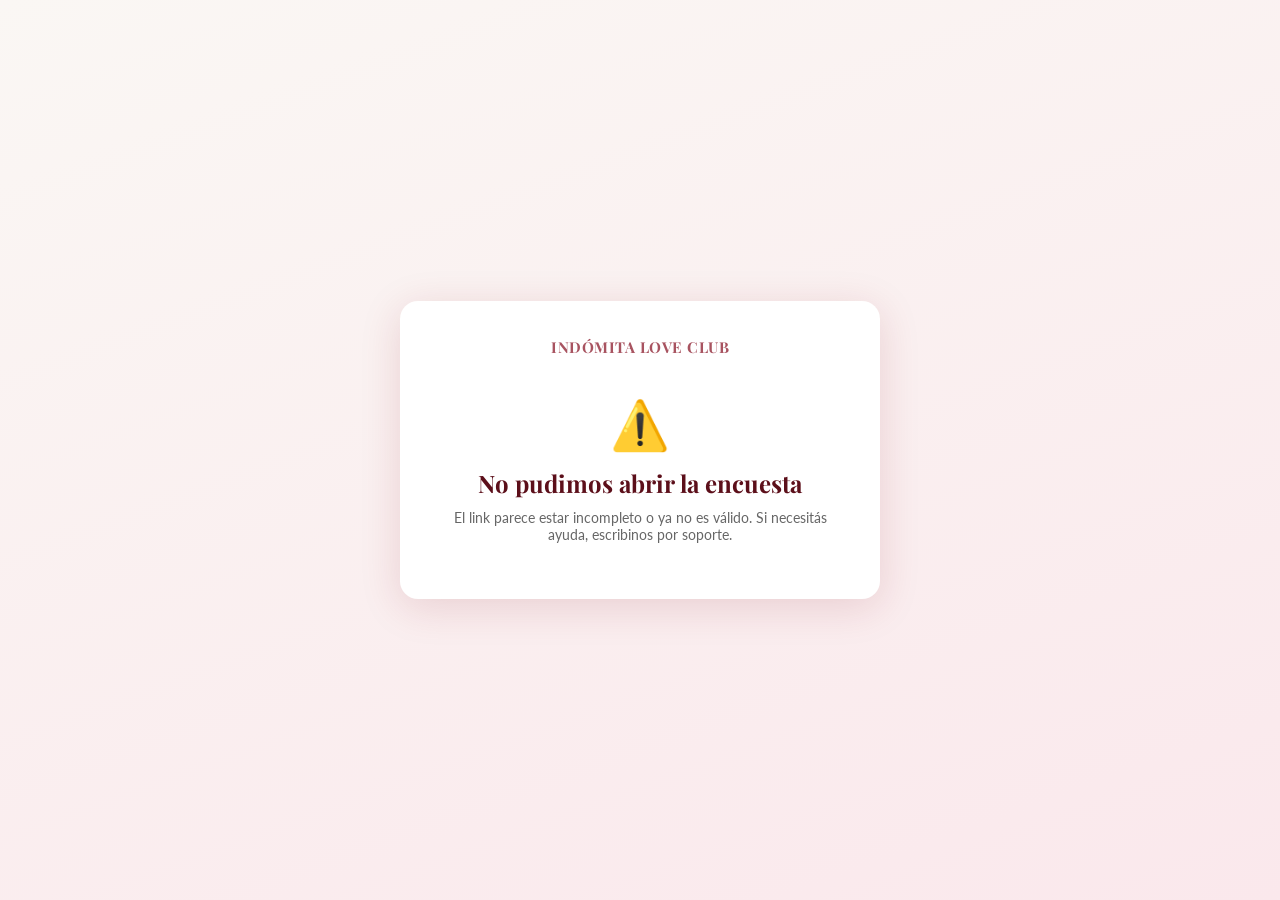
<file: encuesta-soporte.html>
<!DOCTYPE html>
<html lang="es">
<head>
  <!-- Google tag (gtag.js) -->
  <script async src="https://www.googletagmanager.com/gtag/js?id=G-X3ENQWGZ0L"></script>
  <script>
    window.dataLayer = window.dataLayer || [];
    function gtag(){dataLayer.push(arguments);}
    gtag('js', new Date());
    gtag('config', 'G-X3ENQWGZ0L');
  </script>

<meta charset="UTF-8" />
<meta name="viewport" content="width=device-width, initial-scale=1.0" />
<title>Encuesta de soporte — Indómita Love Club</title>
<link rel="icon" type="image/x-icon" href="/favicon.ico">
<link rel="preconnect" href="https://fonts.googleapis.com" />
<link rel="preconnect" href="https://fonts.gstatic.com" crossorigin />
<link href="https://fonts.googleapis.com/css2?family=Playfair+Display:ital,wght@0,600;0,700;1,400&family=Lato:wght@300;400;600;700&display=swap" rel="stylesheet" />
<style>
  :root {
    --bordo: #8B1A2B;
    --bordo-oscuro: #5C0F1A;
    --bordo-claro: #B03048;
    --rosa: #F2C4CE;
    --rosa-claro: #FAE8EC;
    --crema: #F5ECD7;
    --crema-suave: #FAF7F4;
    --blanco: #FFFFFF;
    --gris-texto: #2A2A2A;
    --gris-medio: #666666;
    --gris-borde: #E5E0D8;
    --error: #C0392B;
    --ok: #27AE60;
    --fuente-titulo: 'Playfair Display', Georgia, serif;
    --fuente-texto: 'Lato', sans-serif;
    --radio: 10px;
    --radio-grande: 18px;
    --sombra: 0 2px 20px rgba(139, 26, 43, 0.08);
    --sombra-fuerte: 0 8px 40px rgba(139, 26, 43, 0.15);
  }
  * { box-sizing: border-box; margin: 0; padding: 0; }
  body {
    font-family: var(--fuente-texto);
    background: linear-gradient(160deg, var(--crema-suave), var(--rosa-claro));
    color: var(--gris-texto);
    min-height: 100vh;
    display: flex;
    align-items: center;
    justify-content: center;
    padding: 24px;
  }
  .tarjeta {
    background: var(--blanco);
    border-radius: var(--radio-grande);
    box-shadow: var(--sombra-fuerte);
    max-width: 480px;
    width: 100%;
    padding: 36px 32px;
  }
  .logo-texto {
    font-family: var(--fuente-titulo);
    font-weight: 700;
    font-size: 15px;
    color: var(--bordo);
    text-align: center;
    letter-spacing: 0.5px;
    margin-bottom: 18px;
    text-transform: uppercase;
    opacity: 0.75;
  }
  h1 {
    font-family: var(--fuente-titulo);
    font-size: 24px;
    color: var(--bordo-oscuro);
    text-align: center;
    margin-bottom: 8px;
    line-height: 1.3;
  }
  .subtitulo {
    text-align: center;
    color: var(--gris-medio);
    font-size: 14px;
    margin-bottom: 28px;
  }
  .pregunta { margin-bottom: 26px; }
  .pregunta-label {
    font-weight: 600;
    font-size: 15px;
    color: var(--gris-texto);
    margin-bottom: 12px;
    display: block;
  }
  .opciones-resuelto {
    display: flex;
    gap: 8px;
  }
  .opcion-resuelto {
    flex: 1;
    padding: 12px 8px;
    border: 1.5px solid var(--gris-borde);
    border-radius: var(--radio);
    background: var(--crema-suave);
    text-align: center;
    font-size: 13px;
    font-weight: 600;
    cursor: pointer;
    transition: all 0.18s ease;
    color: var(--gris-medio);
  }
  .opcion-resuelto:hover { border-color: var(--bordo-claro); }
  .opcion-resuelto.activo {
    background: var(--bordo);
    border-color: var(--bordo);
    color: var(--blanco);
  }
  .estrellas {
    display: flex;
    gap: 6px;
    font-size: 32px;
    line-height: 1;
  }
  .estrella {
    cursor: pointer;
    color: var(--gris-borde);
    transition: color 0.15s ease, transform 0.1s ease;
    user-select: none;
  }
  .estrella:hover { transform: scale(1.12); }
  .estrella.activa { color: var(--bordo); }
  textarea {
    width: 100%;
    border: 1.5px solid var(--gris-borde);
    border-radius: var(--radio);
    padding: 12px 14px;
    font-family: var(--fuente-texto);
    font-size: 14px;
    resize: vertical;
    min-height: 80px;
    background: var(--crema-suave);
  }
  textarea:focus { outline: none; border-color: var(--bordo-claro); }
  .btn-enviar {
    width: 100%;
    background: var(--bordo);
    color: var(--blanco);
    border: none;
    border-radius: var(--radio);
    padding: 14px;
    font-family: var(--fuente-texto);
    font-weight: 700;
    font-size: 15px;
    cursor: pointer;
    margin-top: 4px;
    transition: background 0.18s ease, opacity 0.18s ease;
  }
  .btn-enviar:hover { background: var(--bordo-oscuro); }
  .btn-enviar:disabled { opacity: 0.6; cursor: not-allowed; }
  .mensaje-error {
    color: var(--error);
    font-size: 13px;
    margin-top: 10px;
    text-align: center;
    display: none;
  }
  .pantalla-estado {
    text-align: center;
    padding: 20px 0;
  }
  .pantalla-estado .icono { font-size: 48px; margin-bottom: 14px; }
  .pantalla-estado h1 { margin-bottom: 10px; }
  .pantalla-estado p { color: var(--gris-medio); font-size: 14px; }
  #vista-form { display: none; }
</style>
</head>
<body>

<div class="tarjeta">
  <div class="logo-texto">Indómita Love Club</div>

  <!-- Vista: cargando / validando link -->
  <div id="vista-cargando" class="pantalla-estado">
    <p>Cargando encuesta…</p>
  </div>

  <!-- Vista: link inválido o faltan parámetros -->
  <div id="vista-invalido" class="pantalla-estado" style="display:none;">
    <div class="icono">⚠️</div>
    <h1>No pudimos abrir la encuesta</h1>
    <p>El link parece estar incompleto o ya no es válido. Si necesitás ayuda, escribinos por soporte.</p>
  </div>

  <!-- Vista: ya había respondido -->
  <div id="vista-ya-respondido" class="pantalla-estado" style="display:none;">
    <div class="icono">💜</div>
    <h1>¡Ya nos habías contado!</h1>
    <p>Ya registramos tu respuesta para este ticket. ¡Gracias por tu tiempo!</p>
  </div>

  <!-- Vista: gracias -->
  <div id="vista-gracias" class="pantalla-estado" style="display:none;">
    <div class="icono">✨</div>
    <h1>¡Gracias por tu opinión!</h1>
    <p>Tu respuesta nos ayuda a mejorar el soporte de Indómita Love Club.</p>
  </div>

  <!-- Vista: formulario -->
  <div id="vista-form">
    <h1>¿Cómo fue tu experiencia?</h1>
    <p class="subtitulo">Tu ticket de soporte se cerró. Contanos cómo te fue, te toma menos de un minuto.</p>

    <div class="pregunta">
      <span class="pregunta-label">¿Tu problema fue resuelto?</span>
      <div class="opciones-resuelto" id="grupo-resuelto">
        <div class="opcion-resuelto" data-valor="si">Sí</div>
        <div class="opcion-resuelto" data-valor="parcial">Parcial</div>
        <div class="opcion-resuelto" data-valor="no">No</div>
      </div>
    </div>

    <div class="pregunta">
      <span class="pregunta-label">¿Cómo calificarías la atención del equipo?</span>
      <div class="estrellas" id="estrellas-atencion" data-valor="0">
        <span class="estrella" data-n="1">★</span>
        <span class="estrella" data-n="2">★</span>
        <span class="estrella" data-n="3">★</span>
        <span class="estrella" data-n="4">★</span>
        <span class="estrella" data-n="5">★</span>
      </div>
    </div>

    <div class="pregunta">
      <span class="pregunta-label">¿Qué tan rápido te respondimos?</span>
      <div class="estrellas" id="estrellas-rapidez" data-valor="0">
        <span class="estrella" data-n="1">★</span>
        <span class="estrella" data-n="2">★</span>
        <span class="estrella" data-n="3">★</span>
        <span class="estrella" data-n="4">★</span>
        <span class="estrella" data-n="5">★</span>
      </div>
    </div>

    <div class="pregunta">
      <span class="pregunta-label">¿Algo que quieras contarnos? (opcional)</span>
      <textarea id="comentario" maxlength="2000" placeholder="Escribí acá tu comentario..."></textarea>
    </div>

    <button class="btn-enviar" id="btn-enviar">Enviar respuesta</button>
    <p class="mensaje-error" id="mensaje-error"></p>
  </div>
</div>

<script>
  const EDGE_FUNCTION_URL = 'https://zthimkucjtuffzcmdbtf.supabase.co/functions/v1/guardar-encuesta-soporte';

  const params = new URLSearchParams(window.location.search);
  const idTicket = params.get('ticket');
  const firma = params.get('firma');

  const vistaCargando = document.getElementById('vista-cargando');
  const vistaInvalido = document.getElementById('vista-invalido');
  const vistaForm = document.getElementById('vista-form');
  const vistaGracias = document.getElementById('vista-gracias');
  const vistaYaRespondido = document.getElementById('vista-ya-respondido');
  const mensajeError = document.getElementById('mensaje-error');

  function mostrarSolo(vista) {
    [vistaCargando, vistaInvalido, vistaForm, vistaGracias, vistaYaRespondido].forEach(v => v.style.display = 'none');
    vista.style.display = 'block';
  }

  // Validación básica de parámetros. La validación real (firma HMAC) la hace
  // el backend recién cuando se envía el formulario — acá solo evitamos
  // mostrar el form si obviamente falta algo.
  if (!idTicket || !firma) {
    mostrarSolo(vistaInvalido);
  } else {
    mostrarSolo(vistaForm);
  }

  // --- Selección de "problema resuelto" ---
  let valorResuelto = null;
  document.querySelectorAll('.opcion-resuelto').forEach(el => {
    el.addEventListener('click', () => {
      document.querySelectorAll('.opcion-resuelto').forEach(o => o.classList.remove('activo'));
      el.classList.add('activo');
      valorResuelto = el.dataset.valor;
    });
  });

  // --- Estrellas ---
  function armarEstrellas(contenedorId) {
    const cont = document.getElementById(contenedorId);
    const estrellas = cont.querySelectorAll('.estrella');
    estrellas.forEach(estrella => {
      estrella.addEventListener('click', () => {
        const n = parseInt(estrella.dataset.n, 10);
        cont.dataset.valor = n;
        estrellas.forEach(e => {
          e.classList.toggle('activa', parseInt(e.dataset.n, 10) <= n);
        });
      });
    });
  }
  armarEstrellas('estrellas-atencion');
  armarEstrellas('estrellas-rapidez');

  // --- Envío ---
  document.getElementById('btn-enviar').addEventListener('click', async () => {
    mensajeError.style.display = 'none';

    const puntuacionAtencion = parseInt(document.getElementById('estrellas-atencion').dataset.valor, 10);
    const puntuacionRapidez = parseInt(document.getElementById('estrellas-rapidez').dataset.valor, 10);
    const comentario = document.getElementById('comentario').value.trim();

    if (!valorResuelto) {
      mensajeError.textContent = 'Contanos si tu problema fue resuelto.';
      mensajeError.style.display = 'block';
      return;
    }
    if (!puntuacionAtencion) {
      mensajeError.textContent = 'Elegí una calificación para la atención.';
      mensajeError.style.display = 'block';
      return;
    }
    if (!puntuacionRapidez) {
      mensajeError.textContent = 'Elegí una calificación para la rapidez.';
      mensajeError.style.display = 'block';
      return;
    }

    const btn = document.getElementById('btn-enviar');
    btn.disabled = true;
    btn.textContent = 'Enviando...';

    try {
      const resp = await fetch(EDGE_FUNCTION_URL, {
        method: 'POST',
        headers: { 'Content-Type': 'application/json' },
        body: JSON.stringify({
          idTicket,
          firma,
          problemaResuelto: valorResuelto,
          puntuacionAtencion,
          puntuacionRapidez,
          comentario: comentario || null,
        }),
      });

      const data = await resp.json().catch(() => ({}));

      if (data.yaRespondido) {
        mostrarSolo(vistaYaRespondido);
        return;
      }

      if (!resp.ok || data.error) {
        throw new Error(data.error || 'Error al enviar la encuesta.');
      }

      mostrarSolo(vistaGracias);
    } catch (e) {
      mensajeError.textContent = 'No pudimos enviar tu respuesta. Probá de nuevo en unos minutos.';
      mensajeError.style.display = 'block';
      btn.disabled = false;
      btn.textContent = 'Enviar respuesta';
    }
  });
</script>

</body>
</html>
</file>
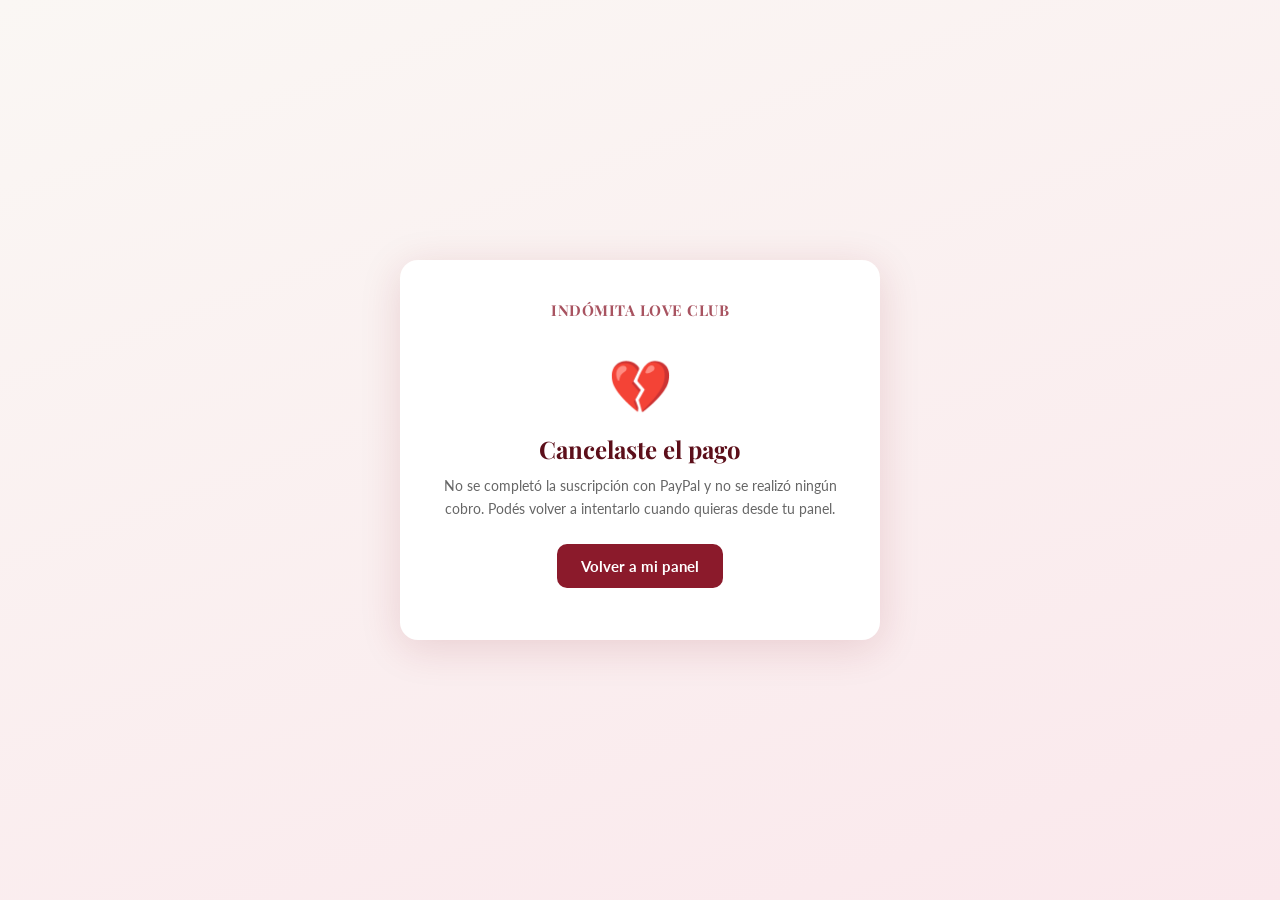
<file: pago-cancelado.html>
<!DOCTYPE html>
<html lang="es">
<head>
  <!-- Google tag (gtag.js) -->
  <script async src="https://www.googletagmanager.com/gtag/js?id=G-X3ENQWGZ0L"></script>
  <script>
    window.dataLayer = window.dataLayer || [];
    function gtag(){dataLayer.push(arguments);}
    gtag('js', new Date());
    gtag('config', 'G-X3ENQWGZ0L');
  </script>

<meta charset="UTF-8" />
<meta name="viewport" content="width=device-width, initial-scale=1.0" />
<title>Pago cancelado — Indómita Love Club</title>
<link rel="icon" type="image/x-icon" href="/favicon.ico">
<link rel="preconnect" href="https://fonts.googleapis.com" />
<link rel="preconnect" href="https://fonts.gstatic.com" crossorigin />
<link href="https://fonts.googleapis.com/css2?family=Playfair+Display:ital,wght@0,600;0,700;1,400&family=Lato:wght@300;400;600;700&display=swap" rel="stylesheet" />
<style>
  :root {
    --bordo: #8B1A2B;
    --bordo-oscuro: #5C0F1A;
    --bordo-claro: #B03048;
    --rosa: #F2C4CE;
    --rosa-claro: #FAE8EC;
    --crema: #F5ECD7;
    --crema-suave: #FAF7F4;
    --blanco: #FFFFFF;
    --gris-texto: #2A2A2A;
    --gris-medio: #666666;
    --gris-borde: #E5E0D8;
    --error: #C0392B;
    --ok: #27AE60;
    --fuente-titulo: 'Playfair Display', Georgia, serif;
    --fuente-texto: 'Lato', sans-serif;
    --radio: 10px;
    --radio-grande: 18px;
    --sombra: 0 2px 20px rgba(139, 26, 43, 0.08);
    --sombra-fuerte: 0 8px 40px rgba(139, 26, 43, 0.15);
  }
  * { box-sizing: border-box; margin: 0; padding: 0; }
  body {
    font-family: var(--fuente-texto);
    background: linear-gradient(160deg, var(--crema-suave), var(--rosa-claro));
    color: var(--gris-texto);
    min-height: 100vh;
    display: flex;
    align-items: center;
    justify-content: center;
    padding: 24px;
  }
  .tarjeta {
    background: var(--blanco);
    border-radius: var(--radio-grande);
    box-shadow: var(--sombra-fuerte);
    max-width: 480px;
    width: 100%;
    padding: 40px 32px;
  }
  .logo-texto {
    font-family: var(--fuente-titulo);
    font-weight: 700;
    font-size: 15px;
    color: var(--bordo);
    text-align: center;
    letter-spacing: 0.5px;
    margin-bottom: 22px;
    text-transform: uppercase;
    opacity: 0.75;
  }
  .pantalla-estado { text-align: center; padding: 12px 0; }
  .pantalla-estado .icono { font-size: 52px; margin-bottom: 16px; }
  .pantalla-estado h1 {
    font-family: var(--fuente-titulo);
    font-size: 24px;
    color: var(--bordo-oscuro);
    margin-bottom: 10px;
    line-height: 1.3;
  }
  .pantalla-estado p { color: var(--gris-medio); font-size: 14px; line-height: 1.6; }
  .acciones { display: flex; gap: 10px; justify-content: center; margin-top: 24px; flex-wrap: wrap; }
  .btn-primario, .btn-secundario {
    display: inline-block;
    border-radius: var(--radio);
    padding: 13px 24px;
    font-family: var(--fuente-texto);
    font-weight: 700;
    font-size: 15px;
    cursor: pointer;
    text-decoration: none;
    transition: background 0.18s ease, opacity 0.18s ease;
  }
  .btn-primario { background: var(--bordo); color: var(--blanco); border: none; }
  .btn-primario:hover { background: var(--bordo-oscuro); }
  .btn-secundario { background: var(--crema-suave); color: var(--gris-texto); border: 1.5px solid var(--gris-borde); }
  .btn-secundario:hover { border-color: var(--bordo-claro); }
</style>
</head>
<body>

<div class="tarjeta">
  <div class="logo-texto">Indómita Love Club</div>

  <div class="pantalla-estado">
    <div class="icono">💔</div>
    <h1>Cancelaste el pago</h1>
    <p>No se completó la suscripción con PayPal y no se realizó ningún cobro. Podés volver a intentarlo cuando quieras desde tu panel.</p>
    <div class="acciones">
      <a href="/app" class="btn-primario">Volver a mi panel</a>
    </div>
  </div>
</div>

<script>
  // Avisa al sistema que el cliente llegó a PayPal y canceló ahí (a
  // diferencia de nunca haber abierto el link) — así el panel de admin
  // puede distinguir "nunca lo tocó" de "lo abrió y se arrepintió".
  (function () {
    var params = new URLSearchParams(window.location.search);
    var baToken = params.get('ba_token') || params.get('token');
    if (!baToken) return;
    fetch('https://zthimkucjtuffzcmdbtf.supabase.co/functions/v1/marcar-pago-cancelado', {
      method: 'POST',
      headers: { 'Content-Type': 'application/json' },
      body: JSON.stringify({ ba_token: baToken }),
    }).catch(function () {
      // Si esto falla no afecta al usuario, solo perdemos el dato de seguimiento.
    });
  })();
</script>

</body>
</html>
</file>
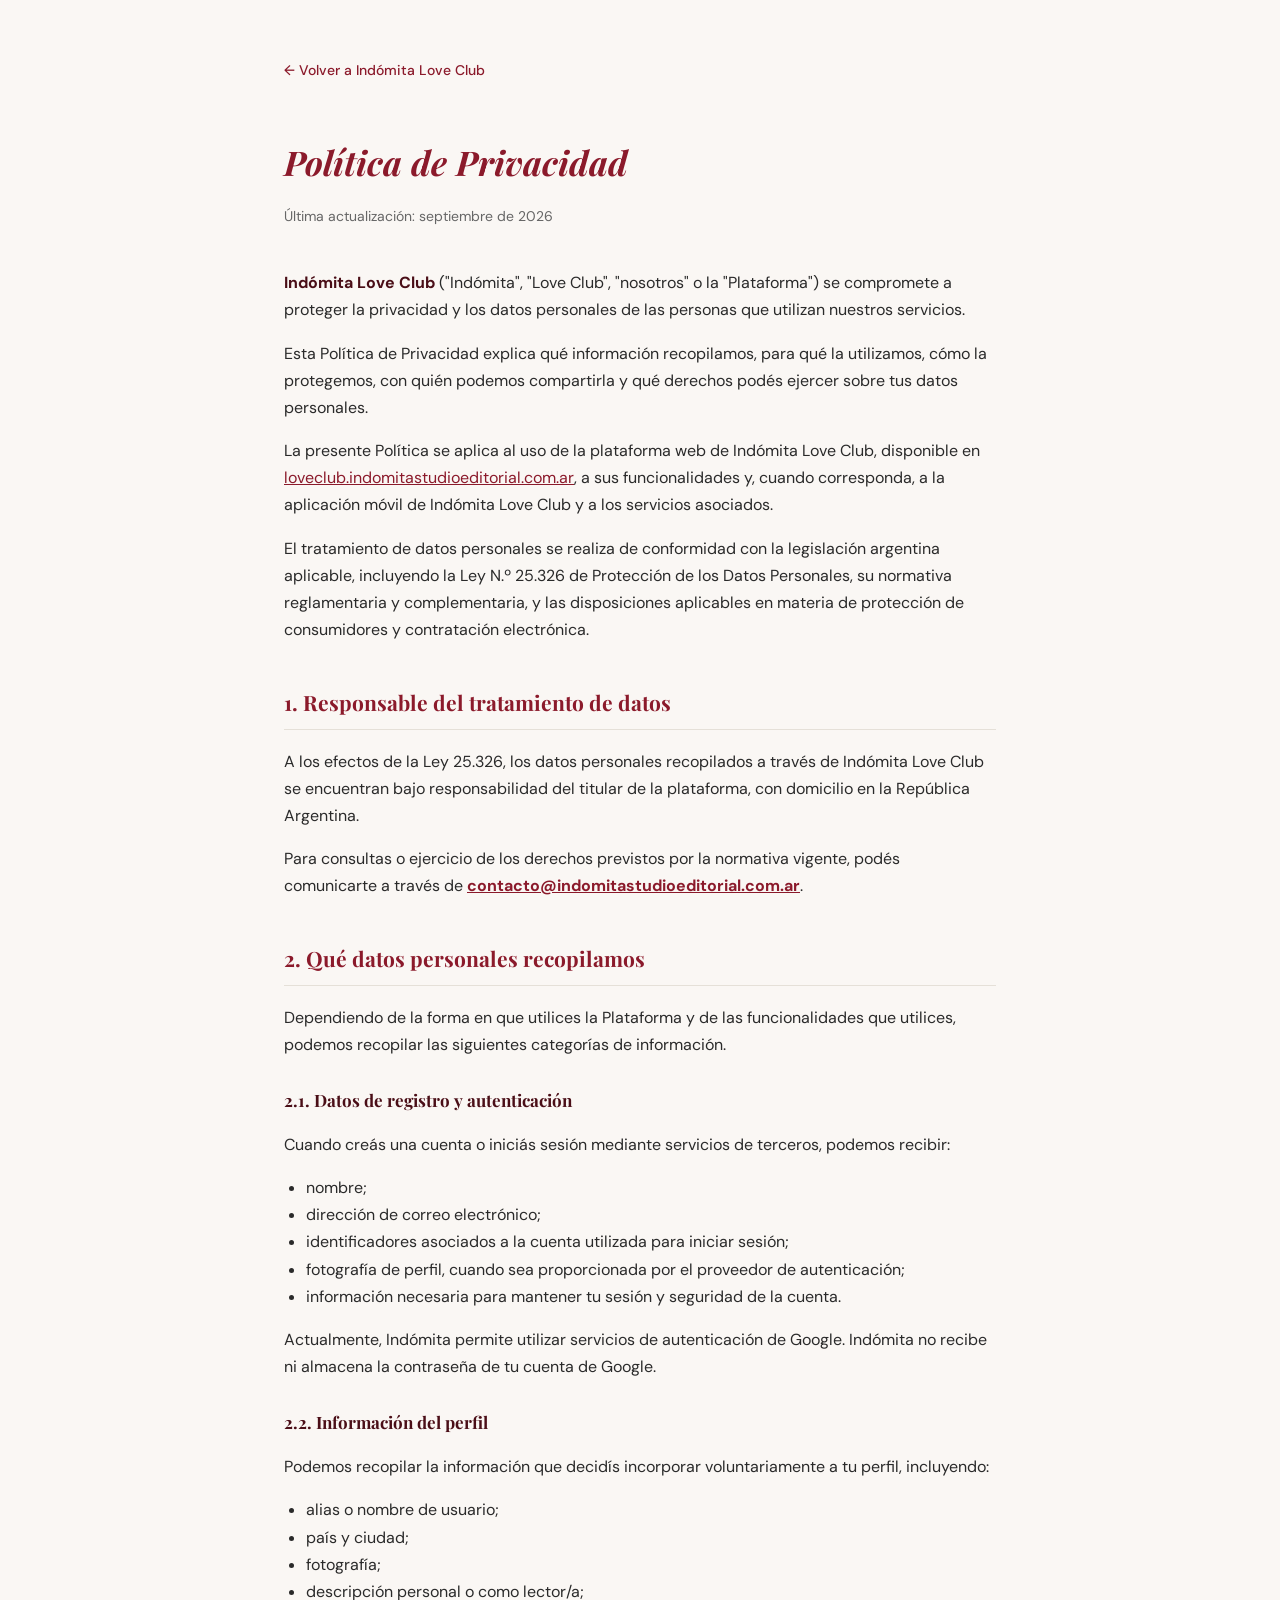
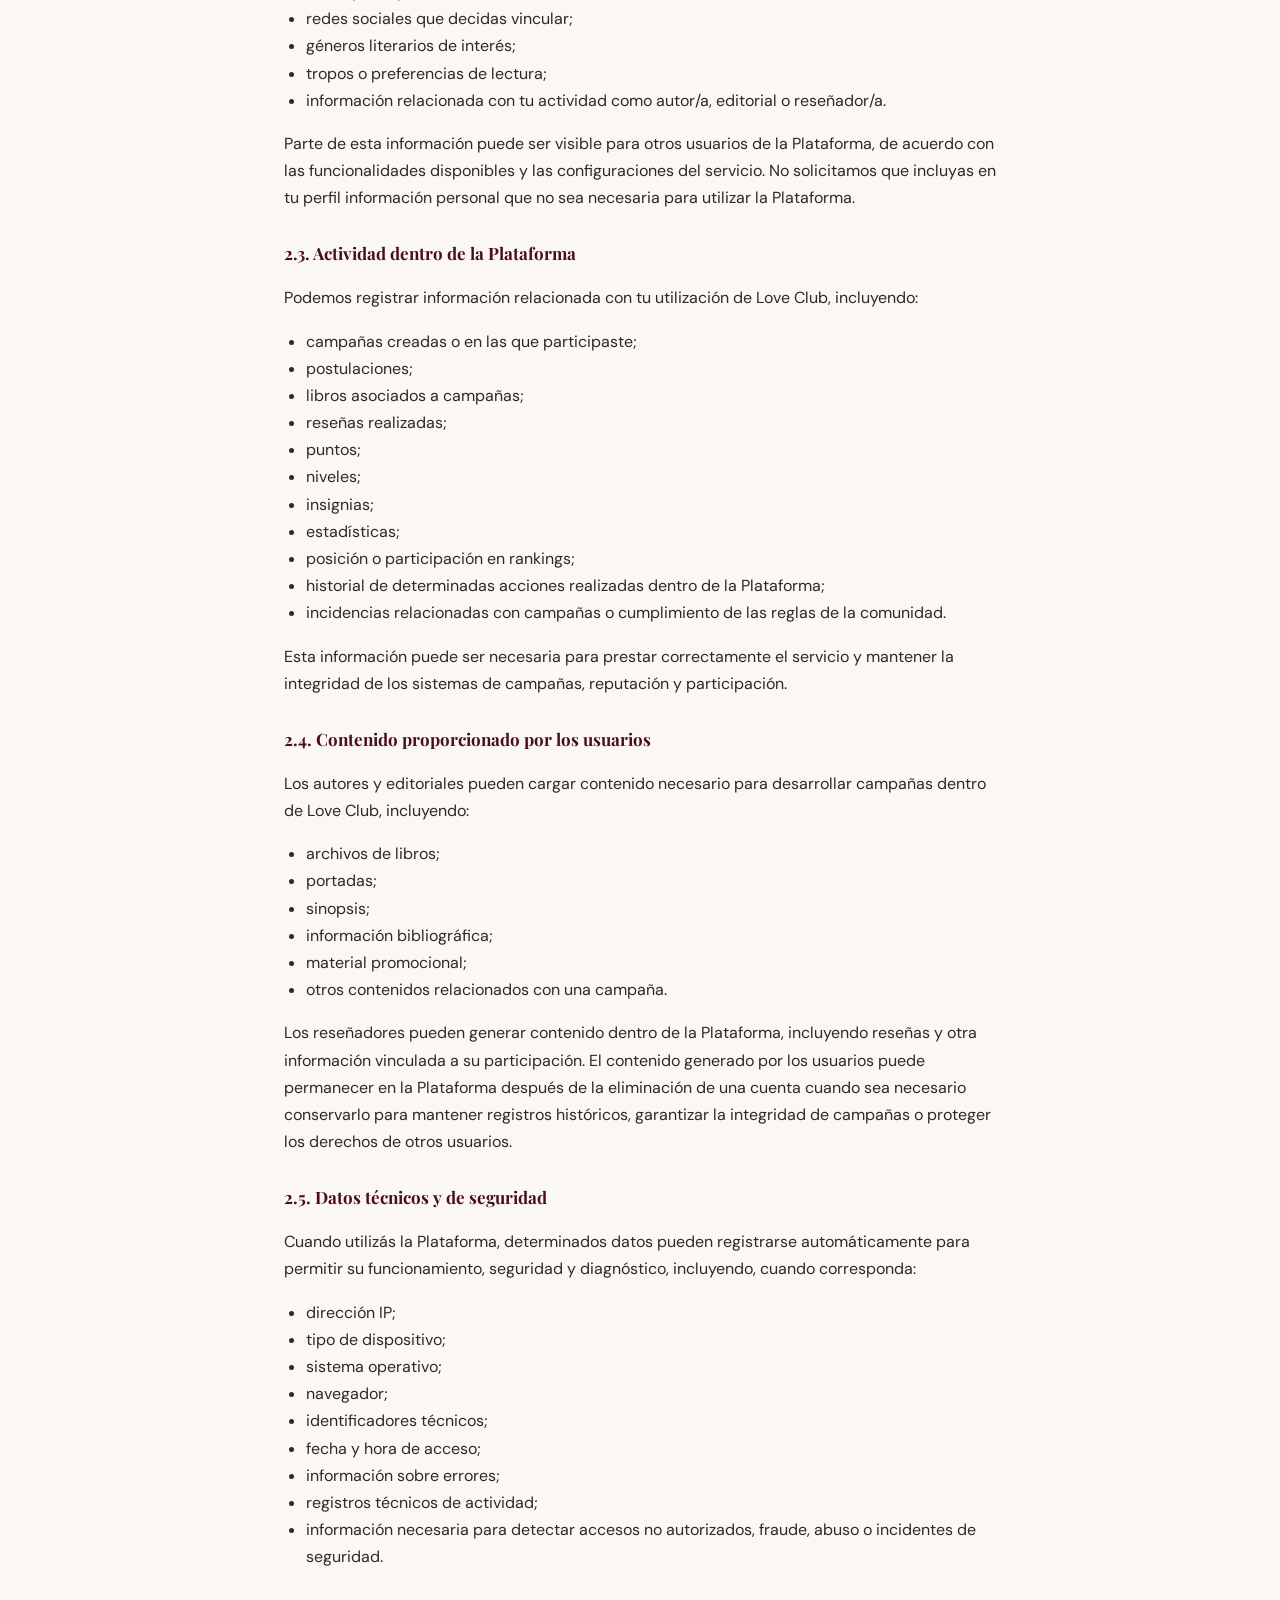
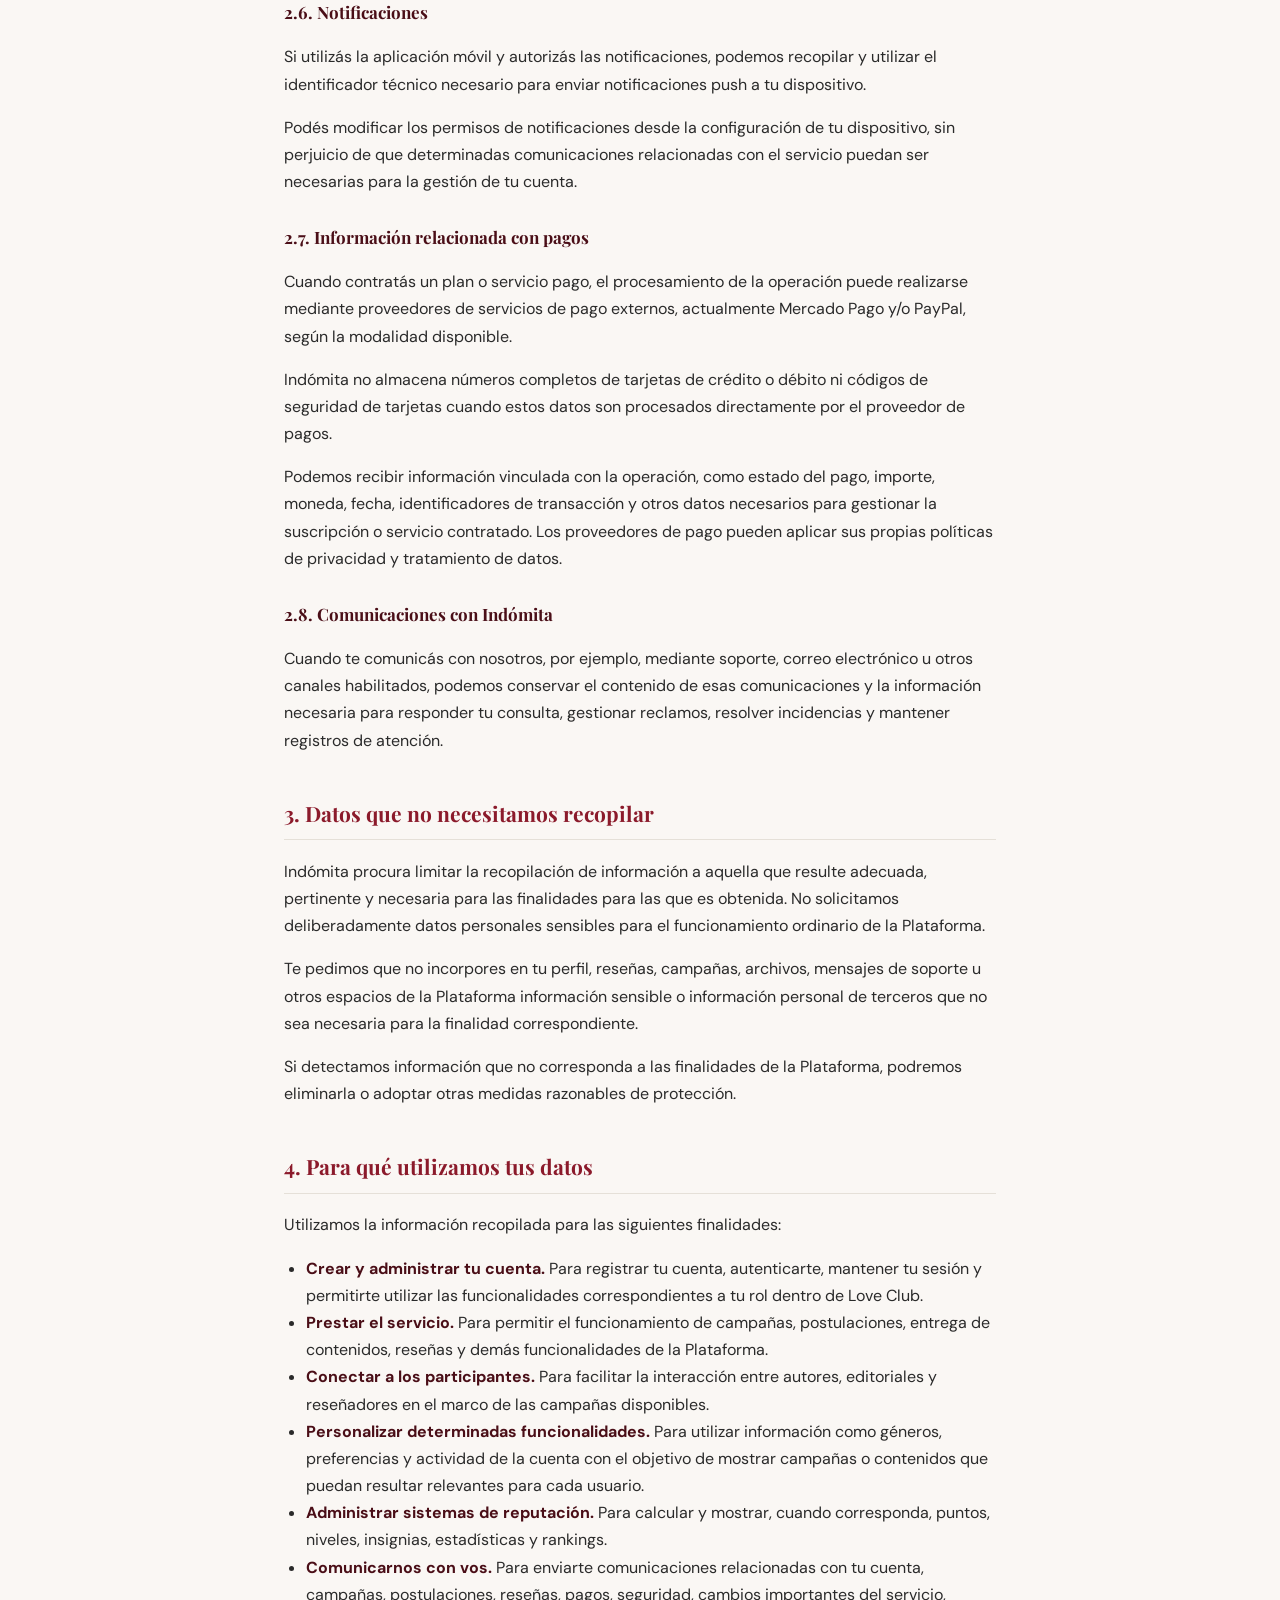
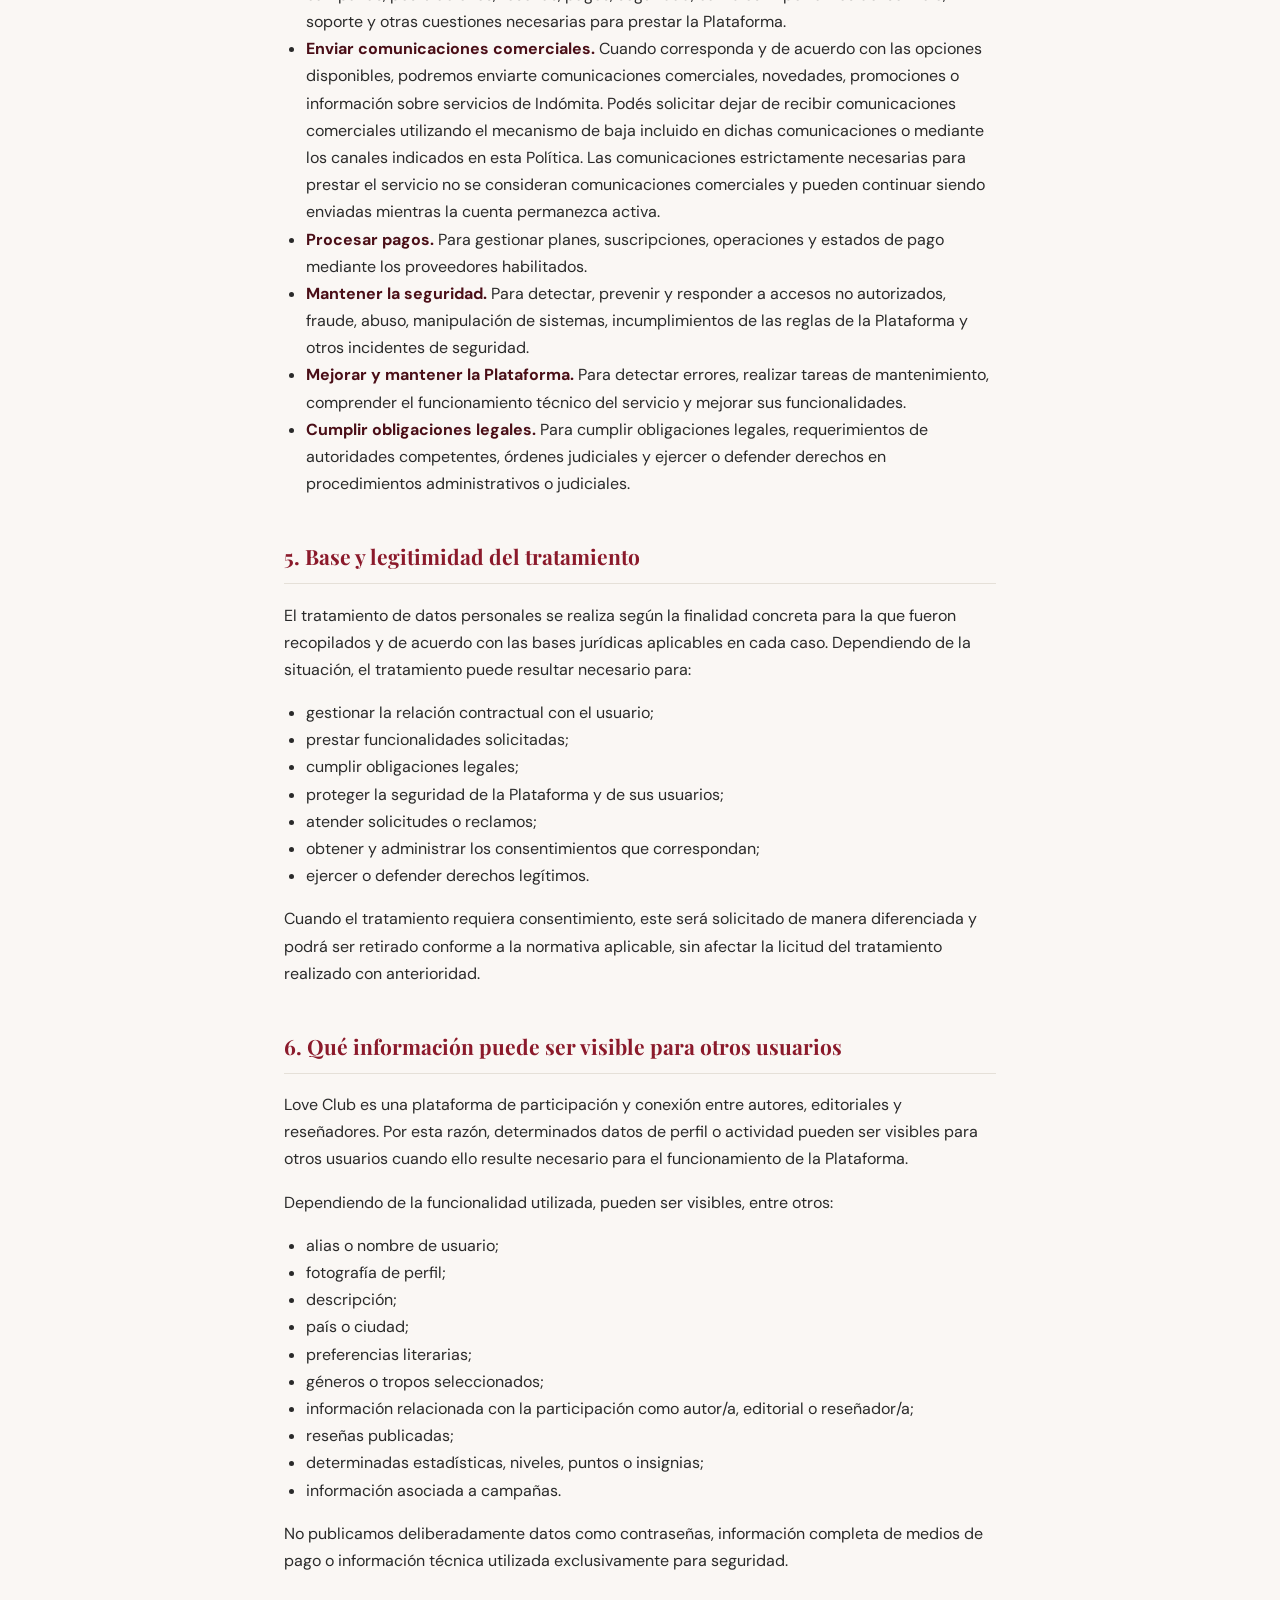
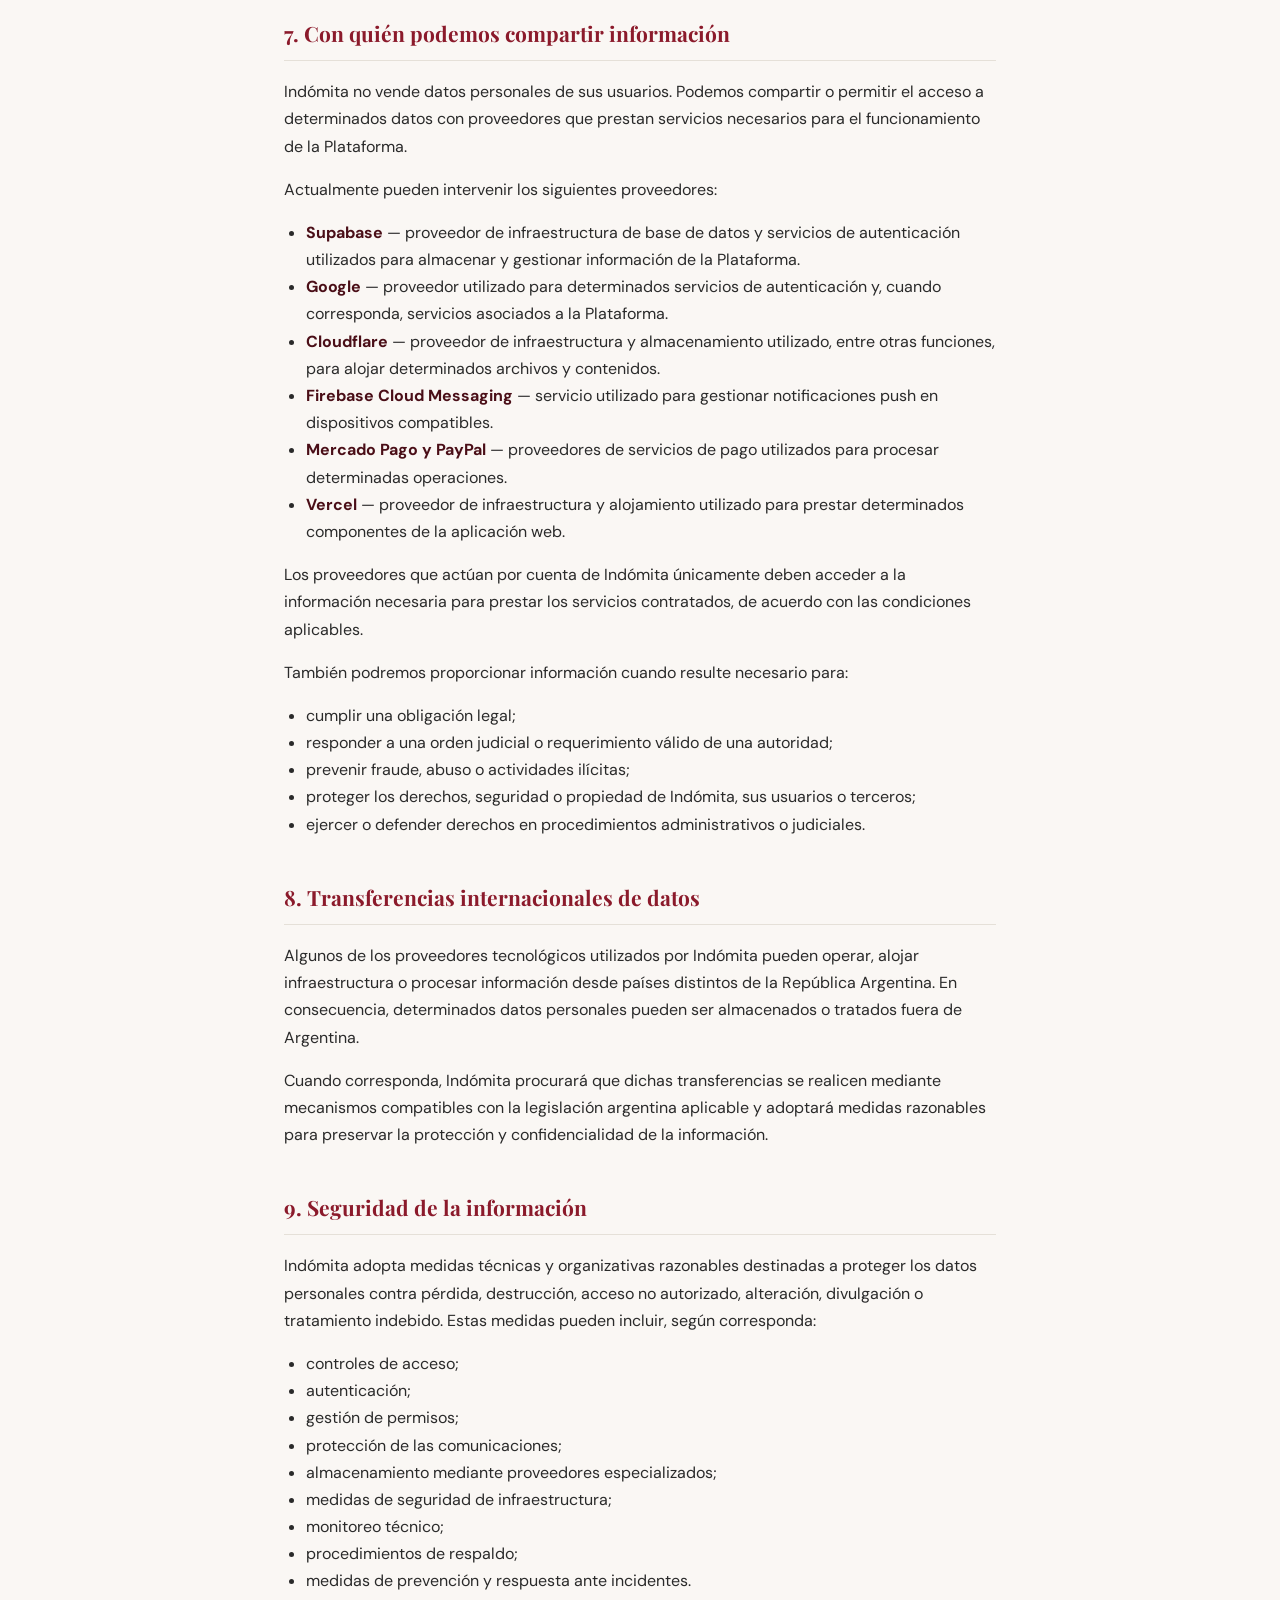
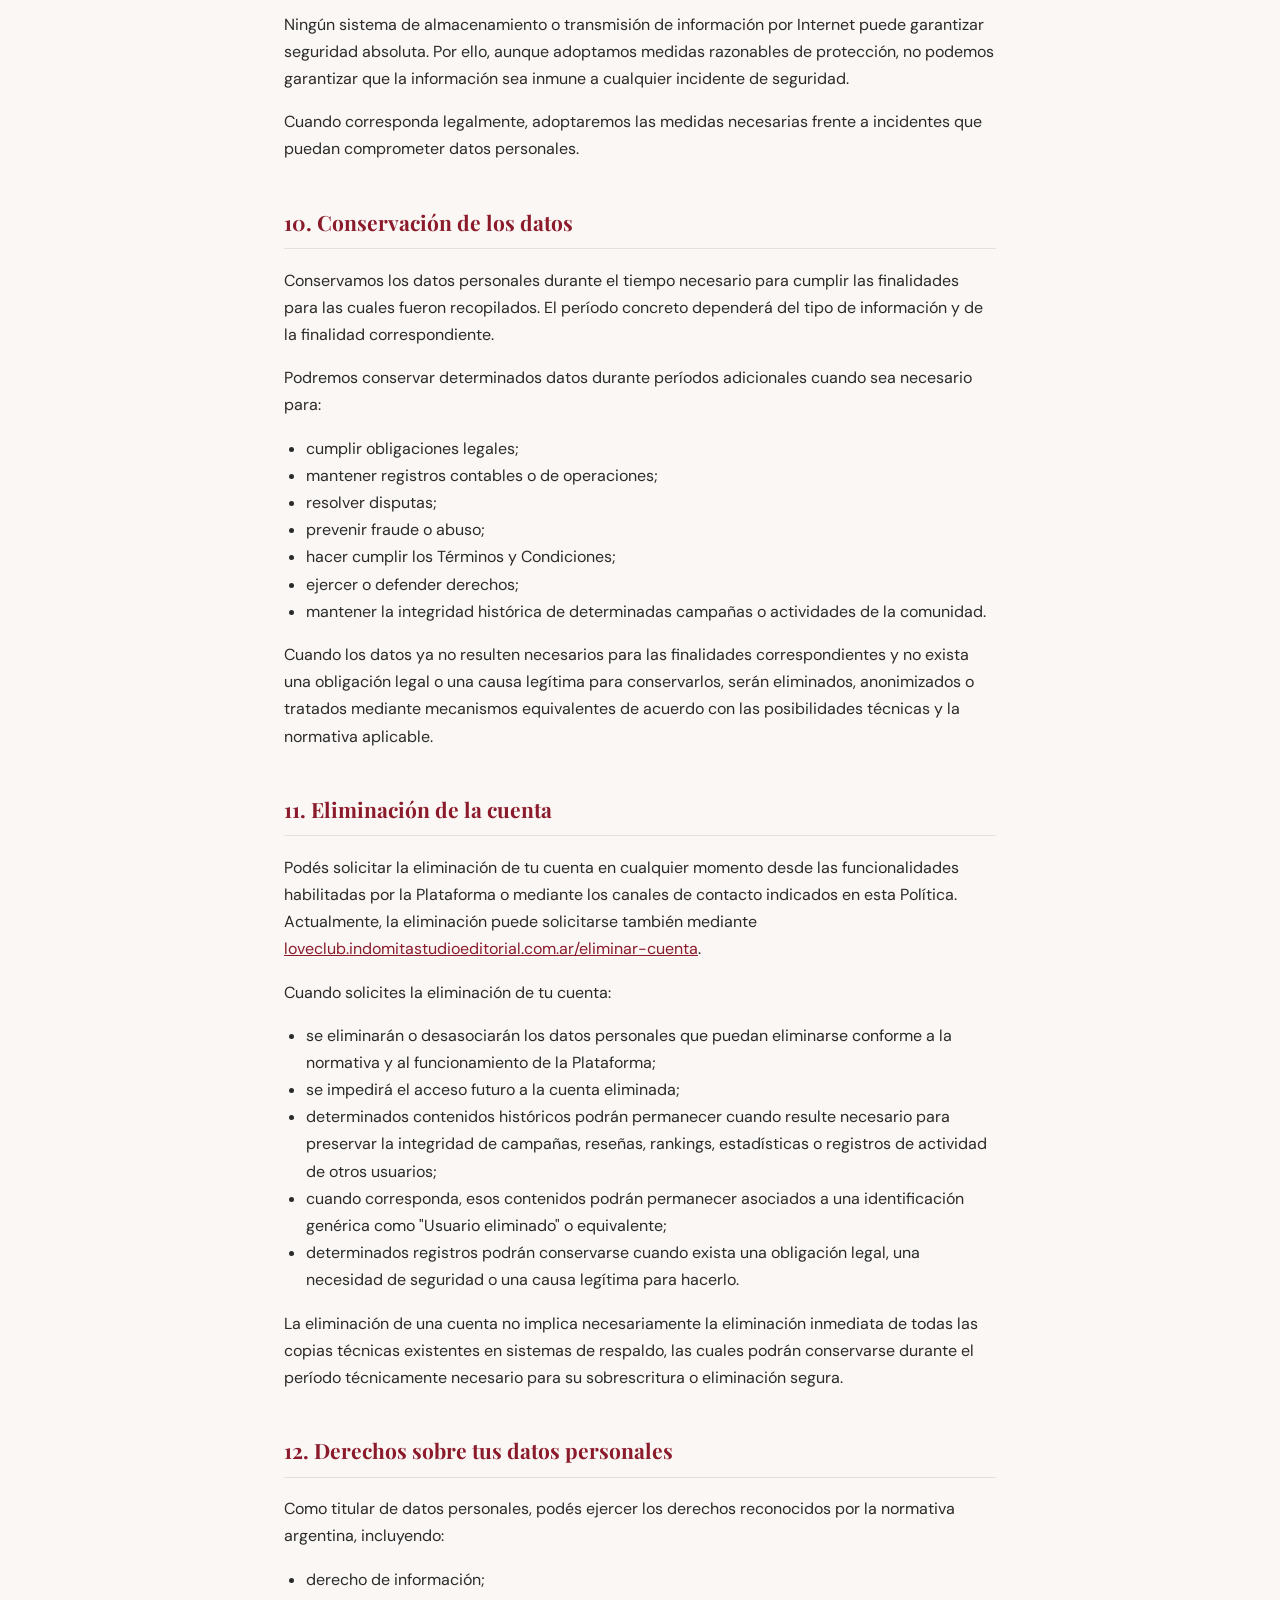
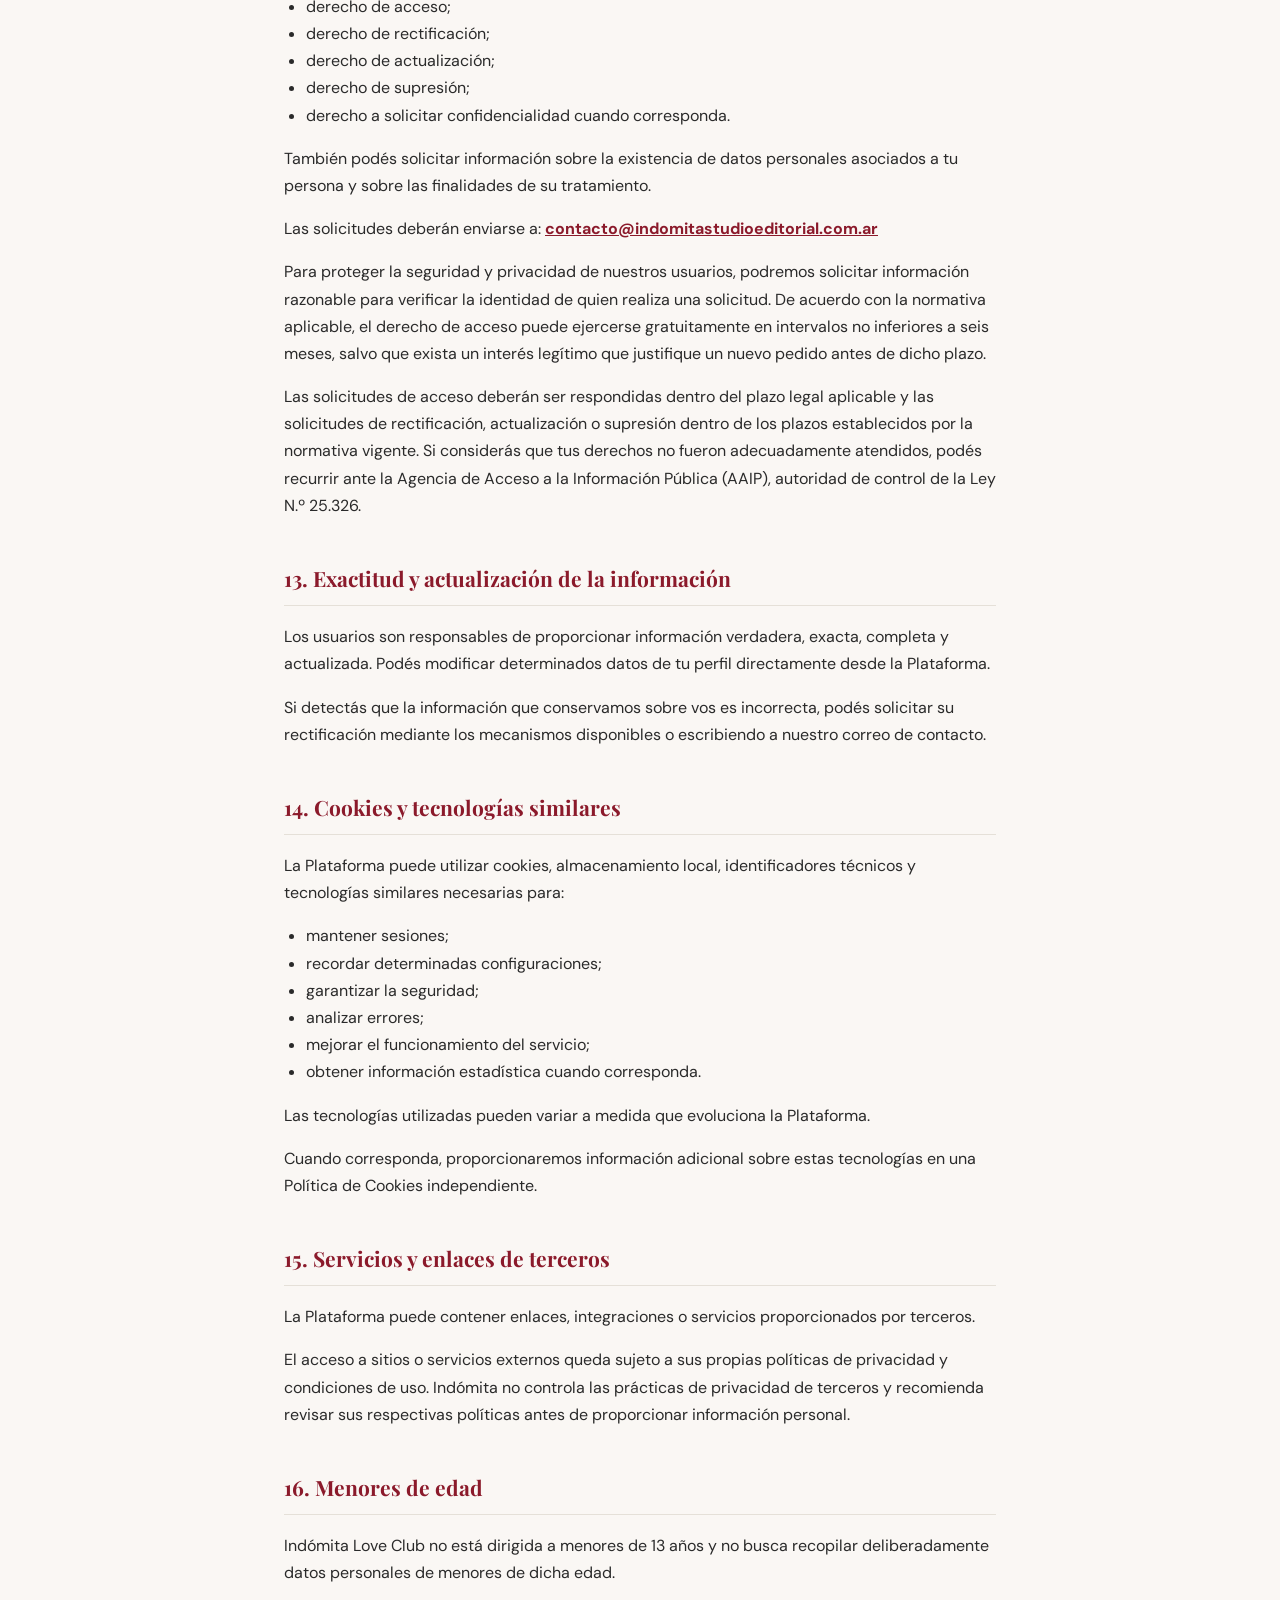
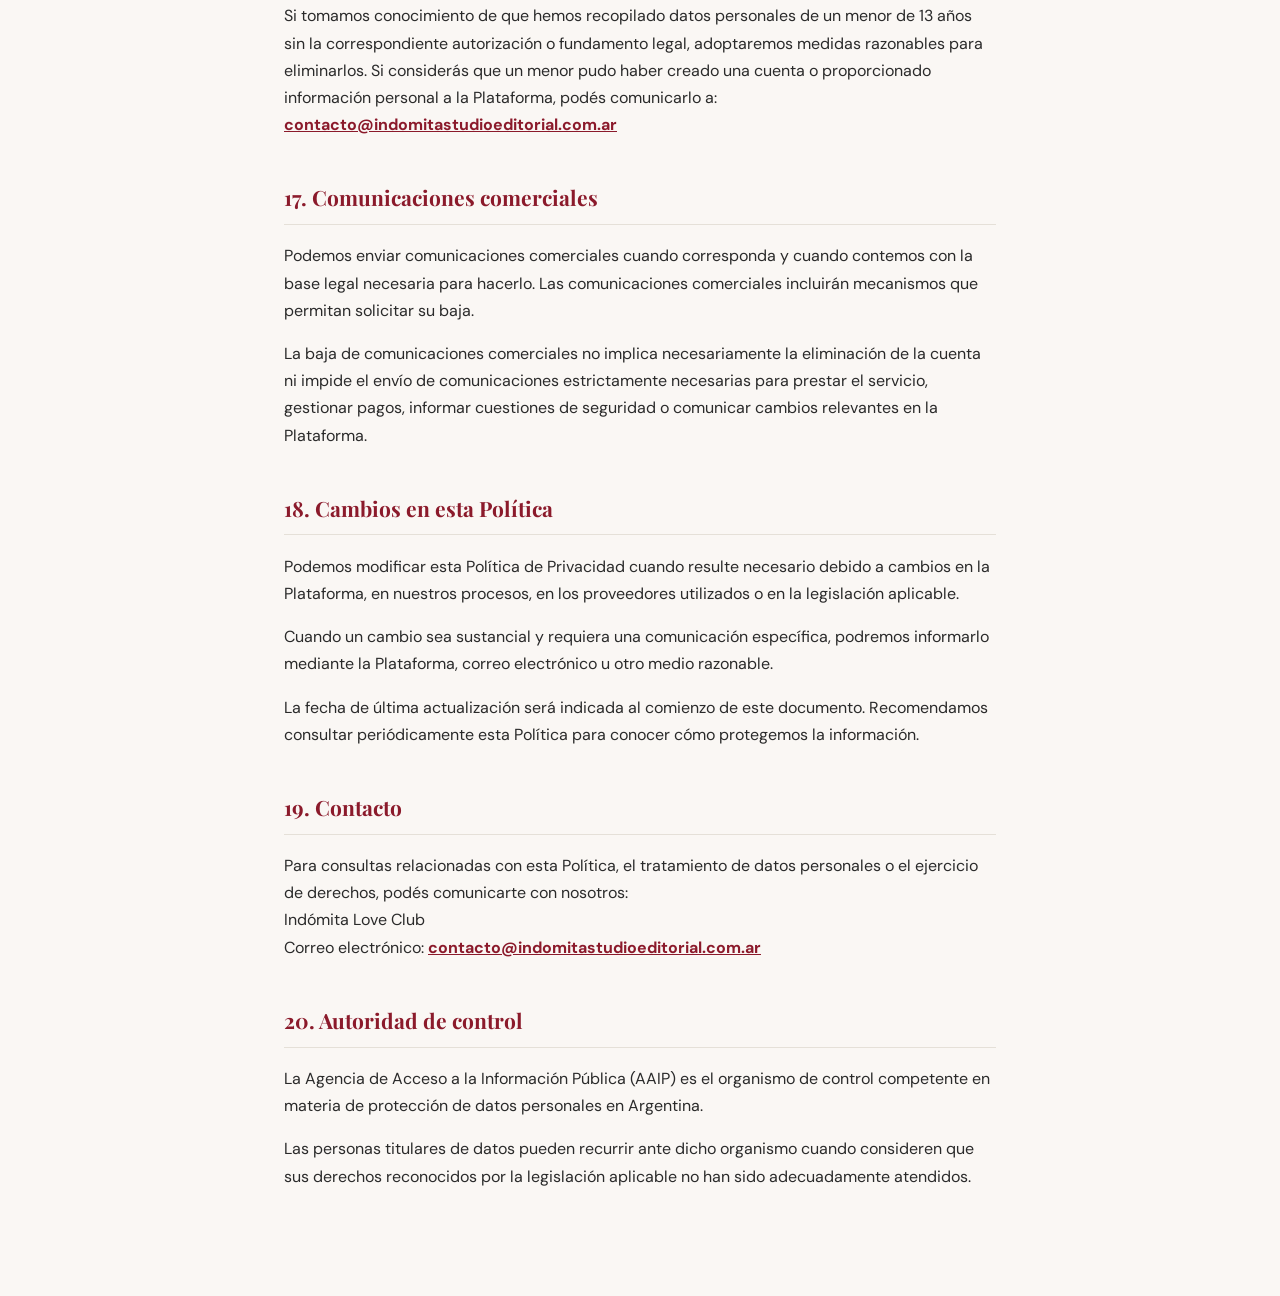
<file: privacidad.html>
<!DOCTYPE html>
<html lang="es">
<head>
  <!-- Google tag (gtag.js) -->
  <script async src="https://www.googletagmanager.com/gtag/js?id=G-X3ENQWGZ0L"></script>
  <script>
    window.dataLayer = window.dataLayer || [];
    function gtag(){dataLayer.push(arguments);}
    gtag('js', new Date());
    gtag('config', 'G-X3ENQWGZ0L');
  </script>

<meta charset="UTF-8">
<meta name="viewport" content="width=device-width, initial-scale=1.0">
<title>Política de Privacidad — Indómita Love Club</title>
<link rel="preconnect" href="https://fonts.googleapis.com">
<link href="https://fonts.googleapis.com/css2?family=Playfair+Display:ital,wght@0,600;0,700;1,600&family=DM+Sans:wght@400;500;700&display=swap" rel="stylesheet">
<style>
  :root {
    --bordo: #8B1A2B;
    --bordo-oscuro: #4A0E17;
    --crema-suave: #FAF7F4;
    --gris-texto: #2A2A2A;
    --gris-medio: #666666;
    --gris-borde: #E5E0D8;
    --fuente-titulo: 'Playfair Display', Georgia, serif;
    --fuente-texto: 'DM Sans', 'Lato', sans-serif;
  }
  * { box-sizing: border-box; }
  body {
    margin: 0;
    background: var(--crema-suave);
    color: var(--gris-texto);
    font-family: var(--fuente-texto);
    line-height: 1.7;
  }
  .contenedor { max-width: 760px; margin: 0 auto; padding: 56px 24px 90px; }
  .volver {
    display: inline-flex; align-items: center; gap: 6px;
    color: var(--bordo); text-decoration: none; font-weight: 500; font-size: 14px;
    margin-bottom: 28px;
  }
  h1 { font-family: var(--fuente-titulo); font-style: italic; font-size: 34px; color: var(--bordo); margin-bottom: 4px; }
  .actualizado { color: var(--gris-medio); font-size: 14px; margin-bottom: 40px; }
  h2 {
    font-family: var(--fuente-titulo); font-size: 21px; color: var(--bordo);
    margin-top: 42px; border-bottom: 1px solid var(--gris-borde); padding-bottom: 8px;
  }
  h3 {
    font-family: var(--fuente-titulo); font-size: 17px; color: var(--bordo-oscuro);
    margin-top: 28px; margin-bottom: 6px;
  }
  p, li { font-size: 16px; color: var(--gris-texto); }
  ul { padding-left: 22px; }
  strong { color: var(--bordo-oscuro); }
  a { color: var(--bordo); }
</style>
</head>
<body>
<div class="contenedor">

  <a class="volver" href="/">← Volver a Indómita Love Club</a>

  <h1>Política de Privacidad</h1>
  <p class="actualizado">Última actualización: septiembre de 2026</p>

  <p>
    <strong>Indómita Love Club</strong> ("Indómita", "Love Club", "nosotros" o la "Plataforma") se compromete
    a proteger la privacidad y los datos personales de las personas que utilizan nuestros servicios.
  </p>
  <p>
    Esta Política de Privacidad explica qué información recopilamos, para qué la utilizamos, cómo la protegemos,
    con quién podemos compartirla y qué derechos podés ejercer sobre tus datos personales.
  </p>
  <p>
    La presente Política se aplica al uso de la plataforma web de Indómita Love Club, disponible en
    <a href="https://loveclub.indomitastudioeditorial.com.ar/">loveclub.indomitastudioeditorial.com.ar</a>,
    a sus funcionalidades y, cuando corresponda, a la aplicación móvil de Indómita Love Club y a los
    servicios asociados.
  </p>
  <p>
    El tratamiento de datos personales se realiza de conformidad con la legislación argentina aplicable,
    incluyendo la Ley N.º 25.326 de Protección de los Datos Personales, su normativa reglamentaria y
    complementaria, y las disposiciones aplicables en materia de protección de consumidores y contratación
    electrónica.
  </p>

  <h2>1. Responsable del tratamiento de datos</h2>
  <p>
    A los efectos de la Ley 25.326, los datos personales recopilados a través de Indómita Love Club se
    encuentran bajo responsabilidad del titular de la plataforma, con domicilio en la República Argentina.
  </p>
  <p>
    Para consultas o ejercicio de los derechos previstos por la normativa vigente, podés comunicarte a
    través de <strong><a href="mailto:contacto@indomitastudioeditorial.com.ar">contacto@indomitastudioeditorial.com.ar</a></strong>.
  </p>

  <h2>2. Qué datos personales recopilamos</h2>
  <p>Dependiendo de la forma en que utilices la Plataforma y de las funcionalidades que utilices, podemos recopilar las siguientes categorías de información.</p>

  <h3>2.1. Datos de registro y autenticación</h3>
  <p>Cuando creás una cuenta o iniciás sesión mediante servicios de terceros, podemos recibir:</p>
  <ul>
    <li>nombre;</li>
    <li>dirección de correo electrónico;</li>
    <li>identificadores asociados a la cuenta utilizada para iniciar sesión;</li>
    <li>fotografía de perfil, cuando sea proporcionada por el proveedor de autenticación;</li>
    <li>información necesaria para mantener tu sesión y seguridad de la cuenta.</li>
  </ul>
  <p>Actualmente, Indómita permite utilizar servicios de autenticación de Google. Indómita no recibe ni almacena la contraseña de tu cuenta de Google.</p>

  <h3>2.2. Información del perfil</h3>
  <p>Podemos recopilar la información que decidís incorporar voluntariamente a tu perfil, incluyendo:</p>
  <ul>
    <li>alias o nombre de usuario;</li>
    <li>país y ciudad;</li>
    <li>fotografía;</li>
    <li>descripción personal o como lector/a;</li>
    <li>redes sociales que decidas vincular;</li>
    <li>géneros literarios de interés;</li>
    <li>tropos o preferencias de lectura;</li>
    <li>información relacionada con tu actividad como autor/a, editorial o reseñador/a.</li>
  </ul>
  <p>Parte de esta información puede ser visible para otros usuarios de la Plataforma, de acuerdo con las funcionalidades disponibles y las configuraciones del servicio. No solicitamos que incluyas en tu perfil información personal que no sea necesaria para utilizar la Plataforma.</p>

  <h3>2.3. Actividad dentro de la Plataforma</h3>
  <p>Podemos registrar información relacionada con tu utilización de Love Club, incluyendo:</p>
  <ul>
    <li>campañas creadas o en las que participaste;</li>
    <li>postulaciones;</li>
    <li>libros asociados a campañas;</li>
    <li>reseñas realizadas;</li>
    <li>puntos;</li>
    <li>niveles;</li>
    <li>insignias;</li>
    <li>estadísticas;</li>
    <li>posición o participación en rankings;</li>
    <li>historial de determinadas acciones realizadas dentro de la Plataforma;</li>
    <li>incidencias relacionadas con campañas o cumplimiento de las reglas de la comunidad.</li>
  </ul>
  <p>Esta información puede ser necesaria para prestar correctamente el servicio y mantener la integridad de los sistemas de campañas, reputación y participación.</p>

  <h3>2.4. Contenido proporcionado por los usuarios</h3>
  <p>Los autores y editoriales pueden cargar contenido necesario para desarrollar campañas dentro de Love Club, incluyendo:</p>
  <ul>
    <li>archivos de libros;</li>
    <li>portadas;</li>
    <li>sinopsis;</li>
    <li>información bibliográfica;</li>
    <li>material promocional;</li>
    <li>otros contenidos relacionados con una campaña.</li>
  </ul>
  <p>Los reseñadores pueden generar contenido dentro de la Plataforma, incluyendo reseñas y otra información vinculada a su participación. El contenido generado por los usuarios puede permanecer en la Plataforma después de la eliminación de una cuenta cuando sea necesario conservarlo para mantener registros históricos, garantizar la integridad de campañas o proteger los derechos de otros usuarios.</p>

  <h3>2.5. Datos técnicos y de seguridad</h3>
  <p>Cuando utilizás la Plataforma, determinados datos pueden registrarse automáticamente para permitir su funcionamiento, seguridad y diagnóstico, incluyendo, cuando corresponda:</p>
  <ul>
    <li>dirección IP;</li>
    <li>tipo de dispositivo;</li>
    <li>sistema operativo;</li>
    <li>navegador;</li>
    <li>identificadores técnicos;</li>
    <li>fecha y hora de acceso;</li>
    <li>información sobre errores;</li>
    <li>registros técnicos de actividad;</li>
    <li>información necesaria para detectar accesos no autorizados, fraude, abuso o incidentes de seguridad.</li>
  </ul>

  <h3>2.6. Notificaciones</h3>
  <p>Si utilizás la aplicación móvil y autorizás las notificaciones, podemos recopilar y utilizar el identificador técnico necesario para enviar notificaciones push a tu dispositivo.</p>
  <p>Podés modificar los permisos de notificaciones desde la configuración de tu dispositivo, sin perjuicio de que determinadas comunicaciones relacionadas con el servicio puedan ser necesarias para la gestión de tu cuenta.</p>

  <h3>2.7. Información relacionada con pagos</h3>
  <p>Cuando contratás un plan o servicio pago, el procesamiento de la operación puede realizarse mediante proveedores de servicios de pago externos, actualmente Mercado Pago y/o PayPal, según la modalidad disponible.</p>
  <p>Indómita no almacena números completos de tarjetas de crédito o débito ni códigos de seguridad de tarjetas cuando estos datos son procesados directamente por el proveedor de pagos.</p>
  <p>Podemos recibir información vinculada con la operación, como estado del pago, importe, moneda, fecha, identificadores de transacción y otros datos necesarios para gestionar la suscripción o servicio contratado. Los proveedores de pago pueden aplicar sus propias políticas de privacidad y tratamiento de datos.</p>

  <h3>2.8. Comunicaciones con Indómita</h3>
  <p>Cuando te comunicás con nosotros, por ejemplo, mediante soporte, correo electrónico u otros canales habilitados, podemos conservar el contenido de esas comunicaciones y la información necesaria para responder tu consulta, gestionar reclamos, resolver incidencias y mantener registros de atención.</p>

  <h2>3. Datos que no necesitamos recopilar</h2>
  <p>Indómita procura limitar la recopilación de información a aquella que resulte adecuada, pertinente y necesaria para las finalidades para las que es obtenida. No solicitamos deliberadamente datos personales sensibles para el funcionamiento ordinario de la Plataforma.</p>
  <p>Te pedimos que no incorpores en tu perfil, reseñas, campañas, archivos, mensajes de soporte u otros espacios de la Plataforma información sensible o información personal de terceros que no sea necesaria para la finalidad correspondiente.</p>
  <p>Si detectamos información que no corresponda a las finalidades de la Plataforma, podremos eliminarla o adoptar otras medidas razonables de protección.</p>

  <h2>4. Para qué utilizamos tus datos</h2>
  <p>Utilizamos la información recopilada para las siguientes finalidades:</p>
  <ul>
    <li><strong>Crear y administrar tu cuenta.</strong> Para registrar tu cuenta, autenticarte, mantener tu sesión y permitirte utilizar las funcionalidades correspondientes a tu rol dentro de Love Club.</li>
    <li><strong>Prestar el servicio.</strong> Para permitir el funcionamiento de campañas, postulaciones, entrega de contenidos, reseñas y demás funcionalidades de la Plataforma.</li>
    <li><strong>Conectar a los participantes.</strong> Para facilitar la interacción entre autores, editoriales y reseñadores en el marco de las campañas disponibles.</li>
    <li><strong>Personalizar determinadas funcionalidades.</strong> Para utilizar información como géneros, preferencias y actividad de la cuenta con el objetivo de mostrar campañas o contenidos que puedan resultar relevantes para cada usuario.</li>
    <li><strong>Administrar sistemas de reputación.</strong> Para calcular y mostrar, cuando corresponda, puntos, niveles, insignias, estadísticas y rankings.</li>
    <li><strong>Comunicarnos con vos.</strong> Para enviarte comunicaciones relacionadas con tu cuenta, campañas, postulaciones, reseñas, pagos, seguridad, cambios importantes del servicio, soporte y otras cuestiones necesarias para prestar la Plataforma.</li>
    <li><strong>Enviar comunicaciones comerciales.</strong> Cuando corresponda y de acuerdo con las opciones disponibles, podremos enviarte comunicaciones comerciales, novedades, promociones o información sobre servicios de Indómita. Podés solicitar dejar de recibir comunicaciones comerciales utilizando el mecanismo de baja incluido en dichas comunicaciones o mediante los canales indicados en esta Política. Las comunicaciones estrictamente necesarias para prestar el servicio no se consideran comunicaciones comerciales y pueden continuar siendo enviadas mientras la cuenta permanezca activa.</li>
    <li><strong>Procesar pagos.</strong> Para gestionar planes, suscripciones, operaciones y estados de pago mediante los proveedores habilitados.</li>
    <li><strong>Mantener la seguridad.</strong> Para detectar, prevenir y responder a accesos no autorizados, fraude, abuso, manipulación de sistemas, incumplimientos de las reglas de la Plataforma y otros incidentes de seguridad.</li>
    <li><strong>Mejorar y mantener la Plataforma.</strong> Para detectar errores, realizar tareas de mantenimiento, comprender el funcionamiento técnico del servicio y mejorar sus funcionalidades.</li>
    <li><strong>Cumplir obligaciones legales.</strong> Para cumplir obligaciones legales, requerimientos de autoridades competentes, órdenes judiciales y ejercer o defender derechos en procedimientos administrativos o judiciales.</li>
  </ul>

  <h2>5. Base y legitimidad del tratamiento</h2>
  <p>El tratamiento de datos personales se realiza según la finalidad concreta para la que fueron recopilados y de acuerdo con las bases jurídicas aplicables en cada caso. Dependiendo de la situación, el tratamiento puede resultar necesario para:</p>
  <ul>
    <li>gestionar la relación contractual con el usuario;</li>
    <li>prestar funcionalidades solicitadas;</li>
    <li>cumplir obligaciones legales;</li>
    <li>proteger la seguridad de la Plataforma y de sus usuarios;</li>
    <li>atender solicitudes o reclamos;</li>
    <li>obtener y administrar los consentimientos que correspondan;</li>
    <li>ejercer o defender derechos legítimos.</li>
  </ul>
  <p>Cuando el tratamiento requiera consentimiento, este será solicitado de manera diferenciada y podrá ser retirado conforme a la normativa aplicable, sin afectar la licitud del tratamiento realizado con anterioridad.</p>

  <h2>6. Qué información puede ser visible para otros usuarios</h2>
  <p>Love Club es una plataforma de participación y conexión entre autores, editoriales y reseñadores. Por esta razón, determinados datos de perfil o actividad pueden ser visibles para otros usuarios cuando ello resulte necesario para el funcionamiento de la Plataforma.</p>
  <p>Dependiendo de la funcionalidad utilizada, pueden ser visibles, entre otros:</p>
  <ul>
    <li>alias o nombre de usuario;</li>
    <li>fotografía de perfil;</li>
    <li>descripción;</li>
    <li>país o ciudad;</li>
    <li>preferencias literarias;</li>
    <li>géneros o tropos seleccionados;</li>
    <li>información relacionada con la participación como autor/a, editorial o reseñador/a;</li>
    <li>reseñas publicadas;</li>
    <li>determinadas estadísticas, niveles, puntos o insignias;</li>
    <li>información asociada a campañas.</li>
  </ul>
  <p>No publicamos deliberadamente datos como contraseñas, información completa de medios de pago o información técnica utilizada exclusivamente para seguridad.</p>

  <h2>7. Con quién podemos compartir información</h2>
  <p>Indómita no vende datos personales de sus usuarios. Podemos compartir o permitir el acceso a determinados datos con proveedores que prestan servicios necesarios para el funcionamiento de la Plataforma.</p>
  <p>Actualmente pueden intervenir los siguientes proveedores:</p>
  <ul>
    <li><strong>Supabase</strong> — proveedor de infraestructura de base de datos y servicios de autenticación utilizados para almacenar y gestionar información de la Plataforma.</li>
    <li><strong>Google</strong> — proveedor utilizado para determinados servicios de autenticación y, cuando corresponda, servicios asociados a la Plataforma.</li>
    <li><strong>Cloudflare</strong> — proveedor de infraestructura y almacenamiento utilizado, entre otras funciones, para alojar determinados archivos y contenidos.</li>
    <li><strong>Firebase Cloud Messaging</strong> — servicio utilizado para gestionar notificaciones push en dispositivos compatibles.</li>
    <li><strong>Mercado Pago y PayPal</strong> — proveedores de servicios de pago utilizados para procesar determinadas operaciones.</li>
    <li><strong>Vercel</strong> — proveedor de infraestructura y alojamiento utilizado para prestar determinados componentes de la aplicación web.</li>
  </ul>
  <p>Los proveedores que actúan por cuenta de Indómita únicamente deben acceder a la información necesaria para prestar los servicios contratados, de acuerdo con las condiciones aplicables.</p>
  <p>También podremos proporcionar información cuando resulte necesario para:</p>
  <ul>
    <li>cumplir una obligación legal;</li>
    <li>responder a una orden judicial o requerimiento válido de una autoridad;</li>
    <li>prevenir fraude, abuso o actividades ilícitas;</li>
    <li>proteger los derechos, seguridad o propiedad de Indómita, sus usuarios o terceros;</li>
    <li>ejercer o defender derechos en procedimientos administrativos o judiciales.</li>
  </ul>

  <h2>8. Transferencias internacionales de datos</h2>
  <p>Algunos de los proveedores tecnológicos utilizados por Indómita pueden operar, alojar infraestructura o procesar información desde países distintos de la República Argentina. En consecuencia, determinados datos personales pueden ser almacenados o tratados fuera de Argentina.</p>
  <p>Cuando corresponda, Indómita procurará que dichas transferencias se realicen mediante mecanismos compatibles con la legislación argentina aplicable y adoptará medidas razonables para preservar la protección y confidencialidad de la información.</p>

  <h2>9. Seguridad de la información</h2>
  <p>Indómita adopta medidas técnicas y organizativas razonables destinadas a proteger los datos personales contra pérdida, destrucción, acceso no autorizado, alteración, divulgación o tratamiento indebido. Estas medidas pueden incluir, según corresponda:</p>
  <ul>
    <li>controles de acceso;</li>
    <li>autenticación;</li>
    <li>gestión de permisos;</li>
    <li>protección de las comunicaciones;</li>
    <li>almacenamiento mediante proveedores especializados;</li>
    <li>medidas de seguridad de infraestructura;</li>
    <li>monitoreo técnico;</li>
    <li>procedimientos de respaldo;</li>
    <li>medidas de prevención y respuesta ante incidentes.</li>
  </ul>
  <p>Ningún sistema de almacenamiento o transmisión de información por Internet puede garantizar seguridad absoluta. Por ello, aunque adoptamos medidas razonables de protección, no podemos garantizar que la información sea inmune a cualquier incidente de seguridad.</p>
  <p>Cuando corresponda legalmente, adoptaremos las medidas necesarias frente a incidentes que puedan comprometer datos personales.</p>

  <h2>10. Conservación de los datos</h2>
  <p>Conservamos los datos personales durante el tiempo necesario para cumplir las finalidades para las cuales fueron recopilados. El período concreto dependerá del tipo de información y de la finalidad correspondiente.</p>
  <p>Podremos conservar determinados datos durante períodos adicionales cuando sea necesario para:</p>
  <ul>
    <li>cumplir obligaciones legales;</li>
    <li>mantener registros contables o de operaciones;</li>
    <li>resolver disputas;</li>
    <li>prevenir fraude o abuso;</li>
    <li>hacer cumplir los Términos y Condiciones;</li>
    <li>ejercer o defender derechos;</li>
    <li>mantener la integridad histórica de determinadas campañas o actividades de la comunidad.</li>
  </ul>
  <p>Cuando los datos ya no resulten necesarios para las finalidades correspondientes y no exista una obligación legal o una causa legítima para conservarlos, serán eliminados, anonimizados o tratados mediante mecanismos equivalentes de acuerdo con las posibilidades técnicas y la normativa aplicable.</p>

  <h2>11. Eliminación de la cuenta</h2>
  <p>
    Podés solicitar la eliminación de tu cuenta en cualquier momento desde las funcionalidades habilitadas por
    la Plataforma o mediante los canales de contacto indicados en esta Política. Actualmente, la eliminación
    puede solicitarse también mediante
    <a href="/eliminar-cuenta">loveclub.indomitastudioeditorial.com.ar/eliminar-cuenta</a>.
  </p>
  <p>Cuando solicites la eliminación de tu cuenta:</p>
  <ul>
    <li>se eliminarán o desasociarán los datos personales que puedan eliminarse conforme a la normativa y al funcionamiento de la Plataforma;</li>
    <li>se impedirá el acceso futuro a la cuenta eliminada;</li>
    <li>determinados contenidos históricos podrán permanecer cuando resulte necesario para preservar la integridad de campañas, reseñas, rankings, estadísticas o registros de actividad de otros usuarios;</li>
    <li>cuando corresponda, esos contenidos podrán permanecer asociados a una identificación genérica como "Usuario eliminado" o equivalente;</li>
    <li>determinados registros podrán conservarse cuando exista una obligación legal, una necesidad de seguridad o una causa legítima para hacerlo.</li>
  </ul>
  <p>La eliminación de una cuenta no implica necesariamente la eliminación inmediata de todas las copias técnicas existentes en sistemas de respaldo, las cuales podrán conservarse durante el período técnicamente necesario para su sobrescritura o eliminación segura.</p>

  <h2>12. Derechos sobre tus datos personales</h2>
  <p>Como titular de datos personales, podés ejercer los derechos reconocidos por la normativa argentina, incluyendo:</p>
  <ul>
    <li>derecho de información;</li>
    <li>derecho de acceso;</li>
    <li>derecho de rectificación;</li>
    <li>derecho de actualización;</li>
    <li>derecho de supresión;</li>
    <li>derecho a solicitar confidencialidad cuando corresponda.</li>
  </ul>
  <p>También podés solicitar información sobre la existencia de datos personales asociados a tu persona y sobre las finalidades de su tratamiento.</p>
  <p>Las solicitudes deberán enviarse a: <strong><a href="mailto:contacto@indomitastudioeditorial.com.ar">contacto@indomitastudioeditorial.com.ar</a></strong></p>
  <p>Para proteger la seguridad y privacidad de nuestros usuarios, podremos solicitar información razonable para verificar la identidad de quien realiza una solicitud. De acuerdo con la normativa aplicable, el derecho de acceso puede ejercerse gratuitamente en intervalos no inferiores a seis meses, salvo que exista un interés legítimo que justifique un nuevo pedido antes de dicho plazo.</p>
  <p>Las solicitudes de acceso deberán ser respondidas dentro del plazo legal aplicable y las solicitudes de rectificación, actualización o supresión dentro de los plazos establecidos por la normativa vigente. Si considerás que tus derechos no fueron adecuadamente atendidos, podés recurrir ante la Agencia de Acceso a la Información Pública (AAIP), autoridad de control de la Ley N.º 25.326.</p>

  <h2>13. Exactitud y actualización de la información</h2>
  <p>Los usuarios son responsables de proporcionar información verdadera, exacta, completa y actualizada. Podés modificar determinados datos de tu perfil directamente desde la Plataforma.</p>
  <p>Si detectás que la información que conservamos sobre vos es incorrecta, podés solicitar su rectificación mediante los mecanismos disponibles o escribiendo a nuestro correo de contacto.</p>

  <h2>14. Cookies y tecnologías similares</h2>
  <p>La Plataforma puede utilizar cookies, almacenamiento local, identificadores técnicos y tecnologías similares necesarias para:</p>
  <ul>
    <li>mantener sesiones;</li>
    <li>recordar determinadas configuraciones;</li>
    <li>garantizar la seguridad;</li>
    <li>analizar errores;</li>
    <li>mejorar el funcionamiento del servicio;</li>
    <li>obtener información estadística cuando corresponda.</li>
  </ul>
  <p>Las tecnologías utilizadas pueden variar a medida que evoluciona la Plataforma.</p>
  <p>Cuando corresponda, proporcionaremos información adicional sobre estas tecnologías en una Política de Cookies independiente.</p>

  <h2>15. Servicios y enlaces de terceros</h2>
  <p>La Plataforma puede contener enlaces, integraciones o servicios proporcionados por terceros.</p>
  <p>El acceso a sitios o servicios externos queda sujeto a sus propias políticas de privacidad y condiciones de uso. Indómita no controla las prácticas de privacidad de terceros y recomienda revisar sus respectivas políticas antes de proporcionar información personal.</p>

  <h2>16. Menores de edad</h2>
  <p>Indómita Love Club no está dirigida a menores de 13 años y no busca recopilar deliberadamente datos personales de menores de dicha edad.</p>
  <p>Si tomamos conocimiento de que hemos recopilado datos personales de un menor de 13 años sin la correspondiente autorización o fundamento legal, adoptaremos medidas razonables para eliminarlos. Si considerás que un menor pudo haber creado una cuenta o proporcionado información personal a la Plataforma, podés comunicarlo a: <strong><a href="mailto:contacto@indomitastudioeditorial.com.ar">contacto@indomitastudioeditorial.com.ar</a></strong></p>

  <h2>17. Comunicaciones comerciales</h2>
  <p>Podemos enviar comunicaciones comerciales cuando corresponda y cuando contemos con la base legal necesaria para hacerlo. Las comunicaciones comerciales incluirán mecanismos que permitan solicitar su baja.</p>
  <p>La baja de comunicaciones comerciales no implica necesariamente la eliminación de la cuenta ni impide el envío de comunicaciones estrictamente necesarias para prestar el servicio, gestionar pagos, informar cuestiones de seguridad o comunicar cambios relevantes en la Plataforma.</p>

  <h2>18. Cambios en esta Política</h2>
  <p>Podemos modificar esta Política de Privacidad cuando resulte necesario debido a cambios en la Plataforma, en nuestros procesos, en los proveedores utilizados o en la legislación aplicable.</p>
  <p>Cuando un cambio sea sustancial y requiera una comunicación específica, podremos informarlo mediante la Plataforma, correo electrónico u otro medio razonable.</p>
  <p>La fecha de última actualización será indicada al comienzo de este documento. Recomendamos consultar periódicamente esta Política para conocer cómo protegemos la información.</p>

  <h2>19. Contacto</h2>
  <p>
    Para consultas relacionadas con esta Política, el tratamiento de datos personales o el ejercicio de derechos, podés comunicarte con nosotros:<br>
    Indómita Love Club<br>
    Correo electrónico: <strong><a href="mailto:contacto@indomitastudioeditorial.com.ar">contacto@indomitastudioeditorial.com.ar</a></strong>
  </p>

  <h2>20. Autoridad de control</h2>
  <p>La Agencia de Acceso a la Información Pública (AAIP) es el organismo de control competente en materia de protección de datos personales en Argentina.</p>
  <p>Las personas titulares de datos pueden recurrir ante dicho organismo cuando consideren que sus derechos reconocidos por la legislación aplicable no han sido adecuadamente atendidos.</p>

</div>
</body>
</html>
</file>
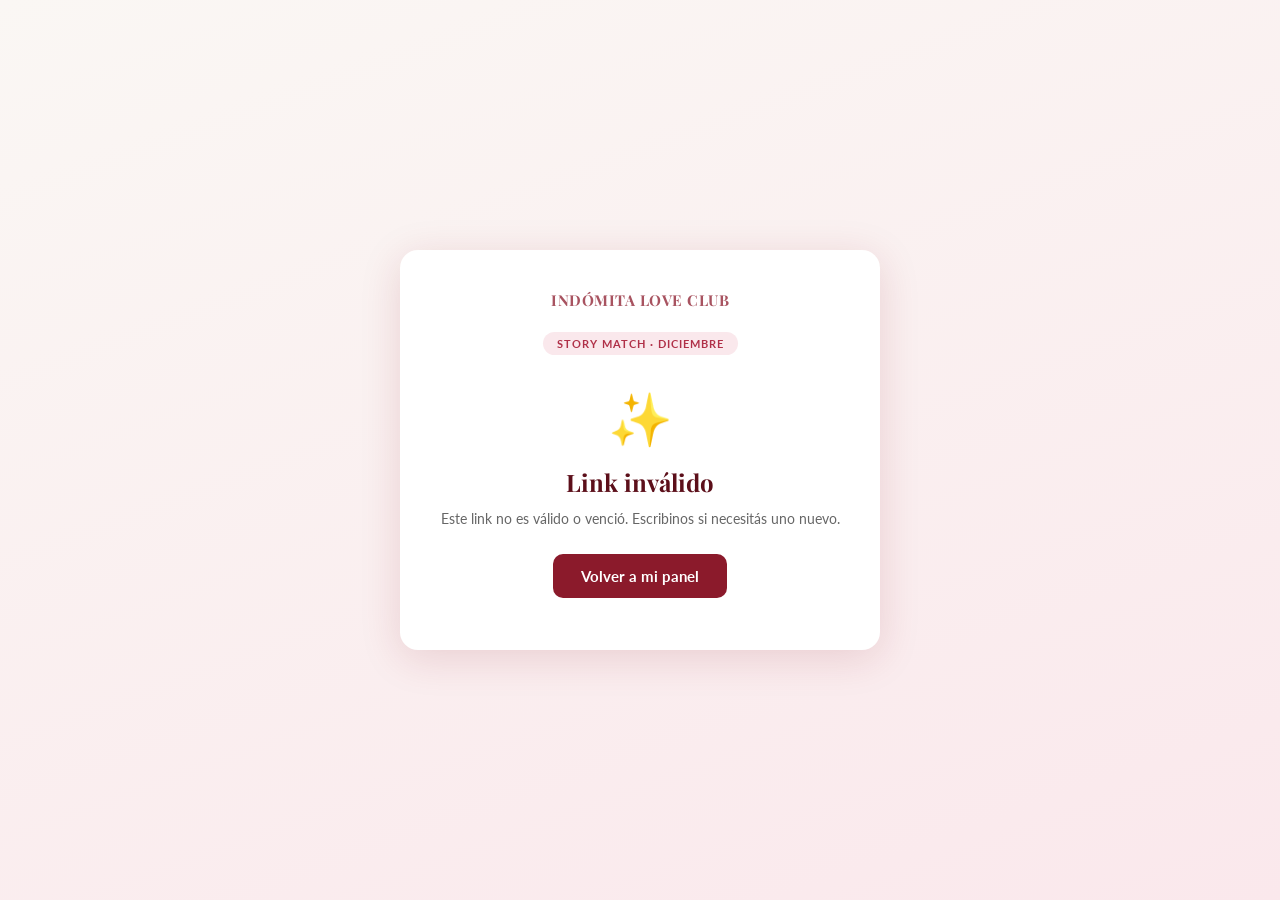
<file: reserva-storymatch.html>
<!DOCTYPE html>
<html lang="es">
<head>
  <!-- Google tag (gtag.js) -->
  <script async src="https://www.googletagmanager.com/gtag/js?id=G-X3ENQWGZ0L"></script>
  <script>
    window.dataLayer = window.dataLayer || [];
    function gtag(){dataLayer.push(arguments);}
    gtag('js', new Date());
    gtag('config', 'G-X3ENQWGZ0L');
  </script>

<meta charset="UTF-8" />
<meta name="viewport" content="width=device-width, initial-scale=1.0" />
<title>Reserva Story Match — Indómita Love Club</title>
<link rel="icon" type="image/x-icon" href="/favicon.ico">
<link rel="preconnect" href="https://fonts.googleapis.com" />
<link rel="preconnect" href="https://fonts.gstatic.com" crossorigin />
<link href="https://fonts.googleapis.com/css2?family=Playfair+Display:ital,wght@0,600;0,700;1,400&family=Lato:wght@300;400;600;700&display=swap" rel="stylesheet" />
<style>
  :root {
    --bordo: #8B1A2B;
    --bordo-oscuro: #5C0F1A;
    --bordo-claro: #B03048;
    --rosa: #F2C4CE;
    --rosa-claro: #FAE8EC;
    --crema: #F5ECD7;
    --crema-suave: #FAF7F4;
    --blanco: #FFFFFF;
    --gris-texto: #2A2A2A;
    --gris-medio: #666666;
    --gris-borde: #E5E0D8;
    --fuente-titulo: 'Playfair Display', Georgia, serif;
    --fuente-texto: 'Lato', sans-serif;
    --radio: 10px;
    --radio-grande: 18px;
    --sombra-fuerte: 0 8px 40px rgba(139, 26, 43, 0.15);
  }
  * { box-sizing: border-box; margin: 0; padding: 0; }
  body {
    font-family: var(--fuente-texto);
    background: linear-gradient(160deg, var(--crema-suave), var(--rosa-claro));
    color: var(--gris-texto);
    min-height: 100vh;
    display: flex;
    align-items: center;
    justify-content: center;
    padding: 24px;
  }
  .tarjeta {
    background: var(--blanco);
    border-radius: var(--radio-grande);
    box-shadow: var(--sombra-fuerte);
    max-width: 480px;
    width: 100%;
    padding: 40px 32px;
  }
  .logo-texto {
    font-family: var(--fuente-titulo);
    font-weight: 700;
    font-size: 15px;
    color: var(--bordo);
    text-align: center;
    letter-spacing: 0.5px;
    margin-bottom: 22px;
    text-transform: uppercase;
    opacity: 0.75;
  }
  .badge-storymatch {
    display: block;
    text-align: center;
    font-family: var(--fuente-texto);
    font-weight: 700;
    font-size: 11px;
    letter-spacing: 1px;
    text-transform: uppercase;
    color: var(--bordo-claro);
    background: var(--rosa-claro);
    border-radius: 20px;
    padding: 5px 14px;
    width: fit-content;
    margin: 0 auto 20px;
  }
  .pantalla-estado { text-align: center; padding: 12px 0; }
  .pantalla-estado .icono { font-size: 52px; margin-bottom: 16px; }
  .pantalla-estado h1 {
    font-family: var(--fuente-titulo);
    font-size: 24px;
    color: var(--bordo-oscuro);
    margin-bottom: 10px;
    line-height: 1.3;
  }
  .pantalla-estado p { color: var(--gris-medio); font-size: 14px; line-height: 1.6; }
  .detalle {
    margin-top: 22px;
    background: var(--crema-suave);
    border: 1px solid var(--gris-borde);
    border-radius: var(--radio);
    padding: 14px 18px;
    text-align: left;
  }
  .detalle p { color: var(--gris-texto); font-size: 13px; line-height: 1.6; margin: 0; }
  .btn-primario {
    display: inline-block;
    margin-top: 24px;
    background: var(--bordo);
    color: var(--blanco);
    border: none;
    border-radius: var(--radio);
    padding: 13px 28px;
    font-family: var(--fuente-texto);
    font-weight: 700;
    font-size: 15px;
    cursor: pointer;
    text-decoration: none;
    transition: background 0.18s ease;
  }
  .btn-primario:hover { background: var(--bordo-oscuro); }
</style>
</head>
<body>

<div class="tarjeta">
  <div class="logo-texto">Indómita Love Club</div>
  <div class="badge-storymatch">Story Match · Diciembre</div>

  <div id="vista" class="pantalla-estado">
    <div class="icono" id="icono">🖤</div>
    <h1 id="titulo">¡Reserva confirmada!</h1>
    <p id="mensaje">Tu lugar en Story Match ya quedó registrado. Te vamos a seguir contando las novedades a medida que se acerque el lanzamiento.</p>
    <div class="detalle" id="detalle" style="display:none;">
      <p>Ya podés seguir usando Love Club con normalidad — cuando abramos Story Match en diciembre te avisamos para que actives tu catálogo.</p>
    </div>
    <a href="/app" class="btn-primario">Volver a mi panel</a>
  </div>
</div>

<script>
  const params = new URLSearchParams(window.location.search);
  const estado = params.get('estado');
  const alias = params.get('alias');

  const icono = document.getElementById('icono');
  const titulo = document.getElementById('titulo');
  const mensaje = document.getElementById('mensaje');
  const detalle = document.getElementById('detalle');

  if (estado === 'ok') {
    icono.textContent = '✅';
    titulo.textContent = alias ? `¡Listo, ${alias}!` : '¡Reserva confirmada!';
    mensaje.textContent = 'Tu reserva para Story Match se registró correctamente. Te vamos a seguir contando las novedades a medida que se acerque el lanzamiento en diciembre.';
    detalle.style.display = 'block';
  } else if (estado === 'ya_reservado') {
    icono.textContent = '🖤';
    titulo.textContent = alias ? `Ya estabas anotad@, ${alias}` : 'Ya estabas anotad@';
    mensaje.textContent = 'Tu lugar en Story Match ya estaba reservado desde antes. No hace falta que hagas nada más — te vamos a seguir contando las novedades.';
    detalle.style.display = 'block';
  } else if (estado === 'no_encontrado') {
    icono.textContent = '✨';
    titulo.textContent = 'No pudimos encontrarte';
    mensaje.textContent = 'No encontramos tu usuario en el sistema. Escribinos a soporte y lo solucionamos.';
  } else if (estado === 'error') {
    icono.textContent = '✨';
    titulo.textContent = 'Algo salió mal';
    mensaje.textContent = 'No pudimos guardar tu reserva en este momento. Probá de nuevo en unos minutos o escribinos a soporte.';
  } else {
    icono.textContent = '✨';
    titulo.textContent = 'Link inválido';
    mensaje.textContent = 'Este link no es válido o venció. Escribinos si necesitás uno nuevo.';
  }
</script>

</body>
</html>
</file>
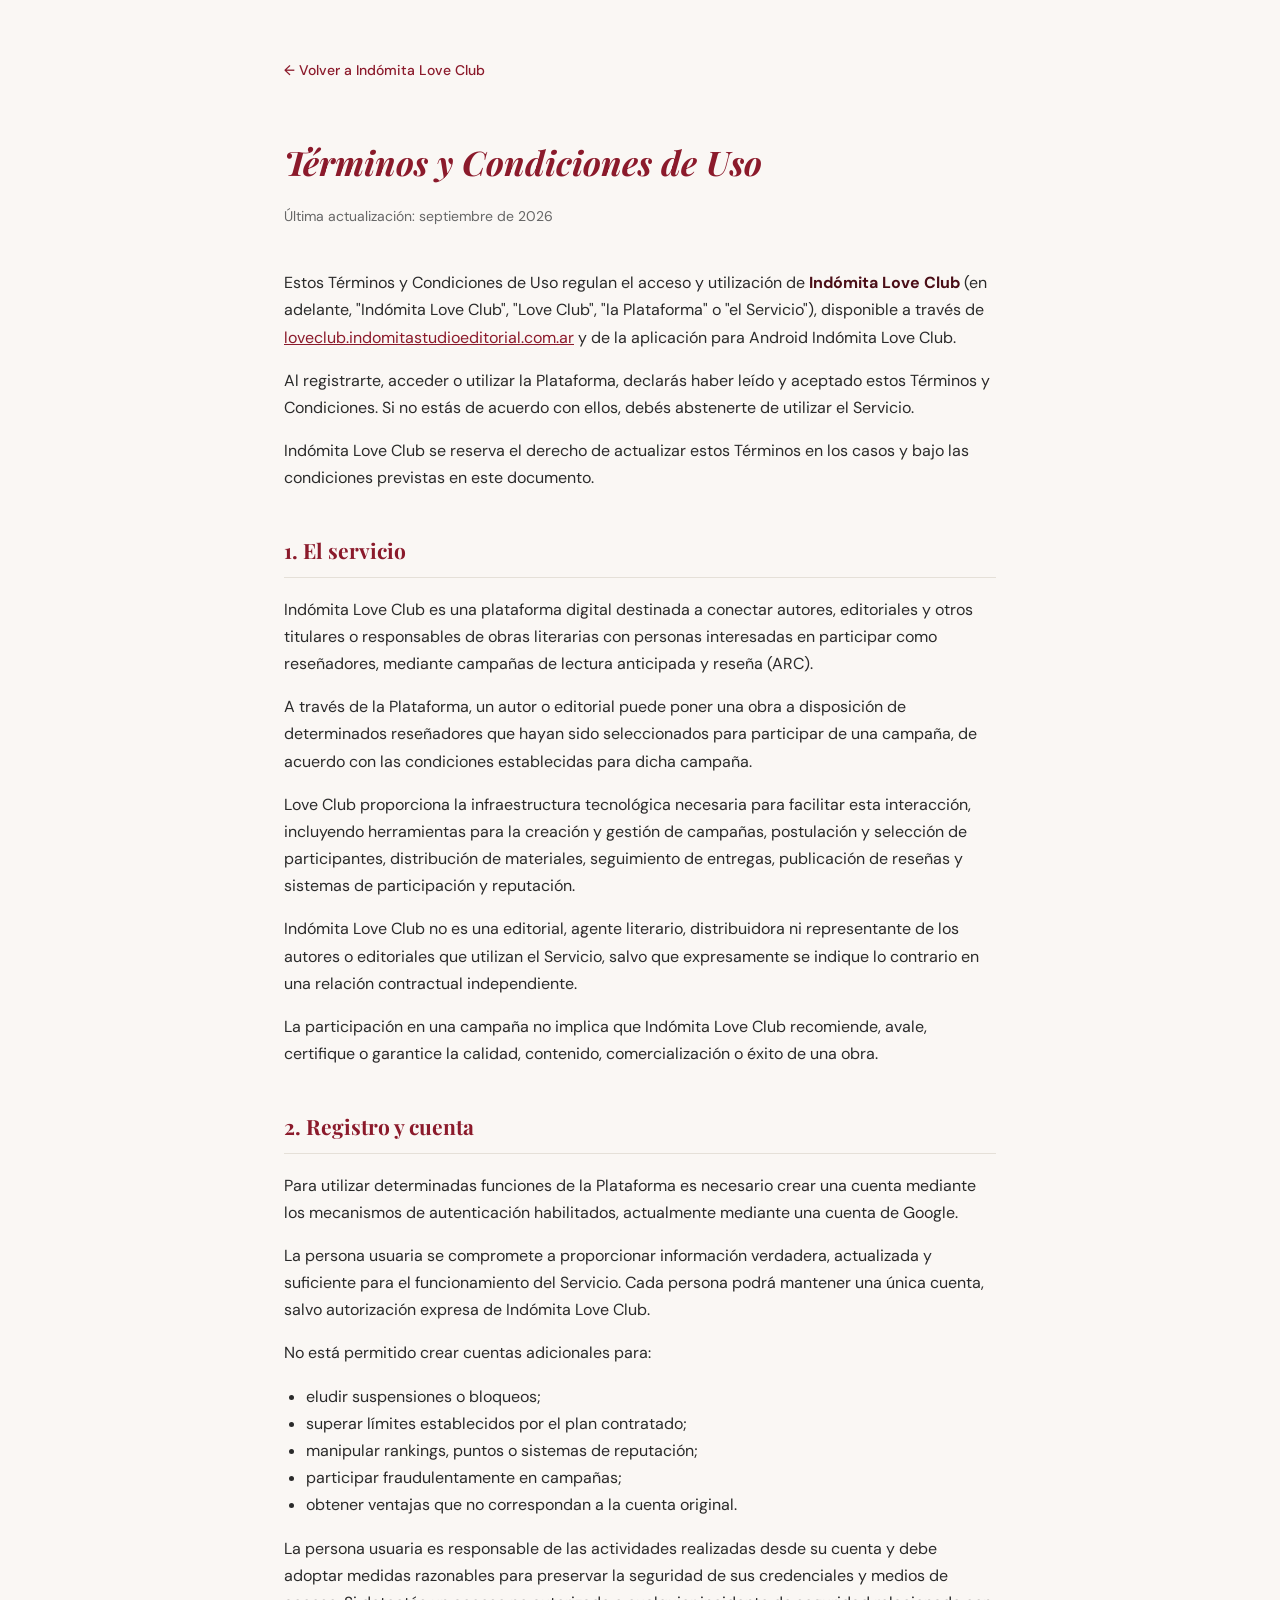
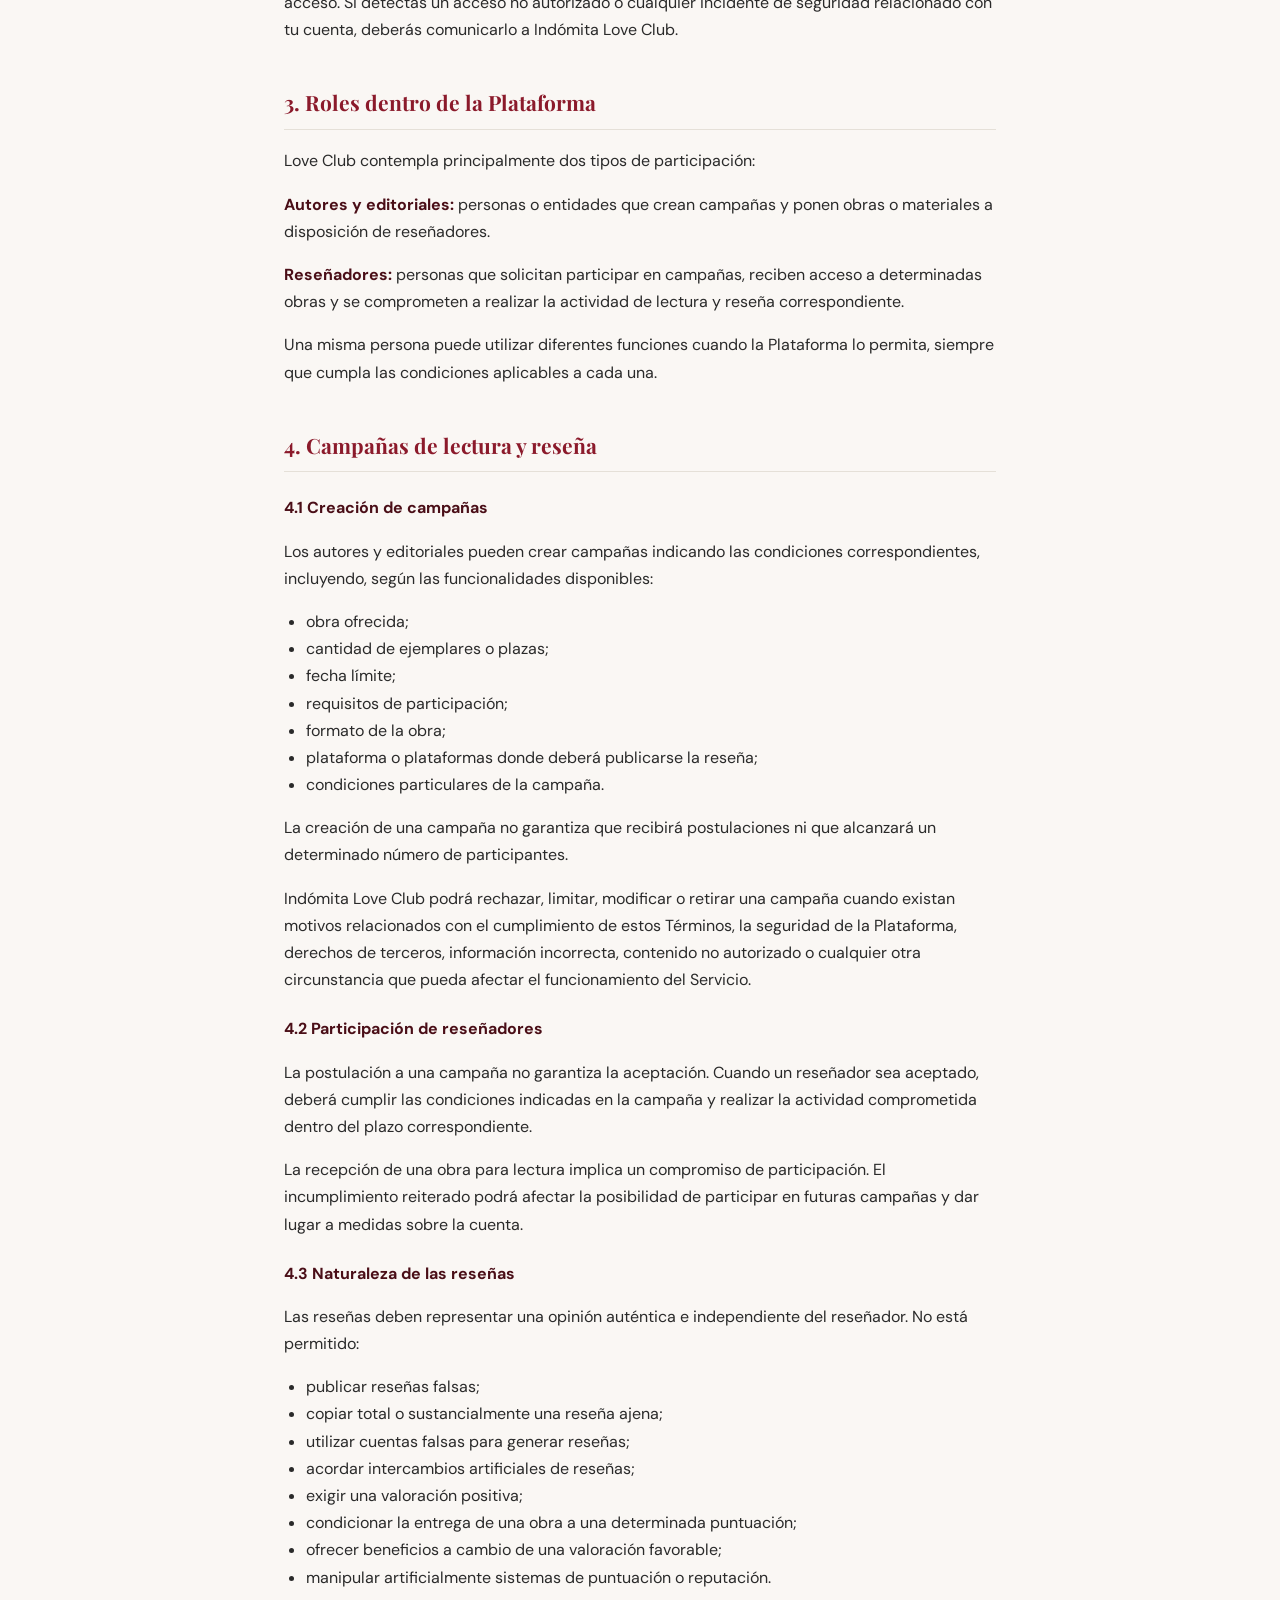
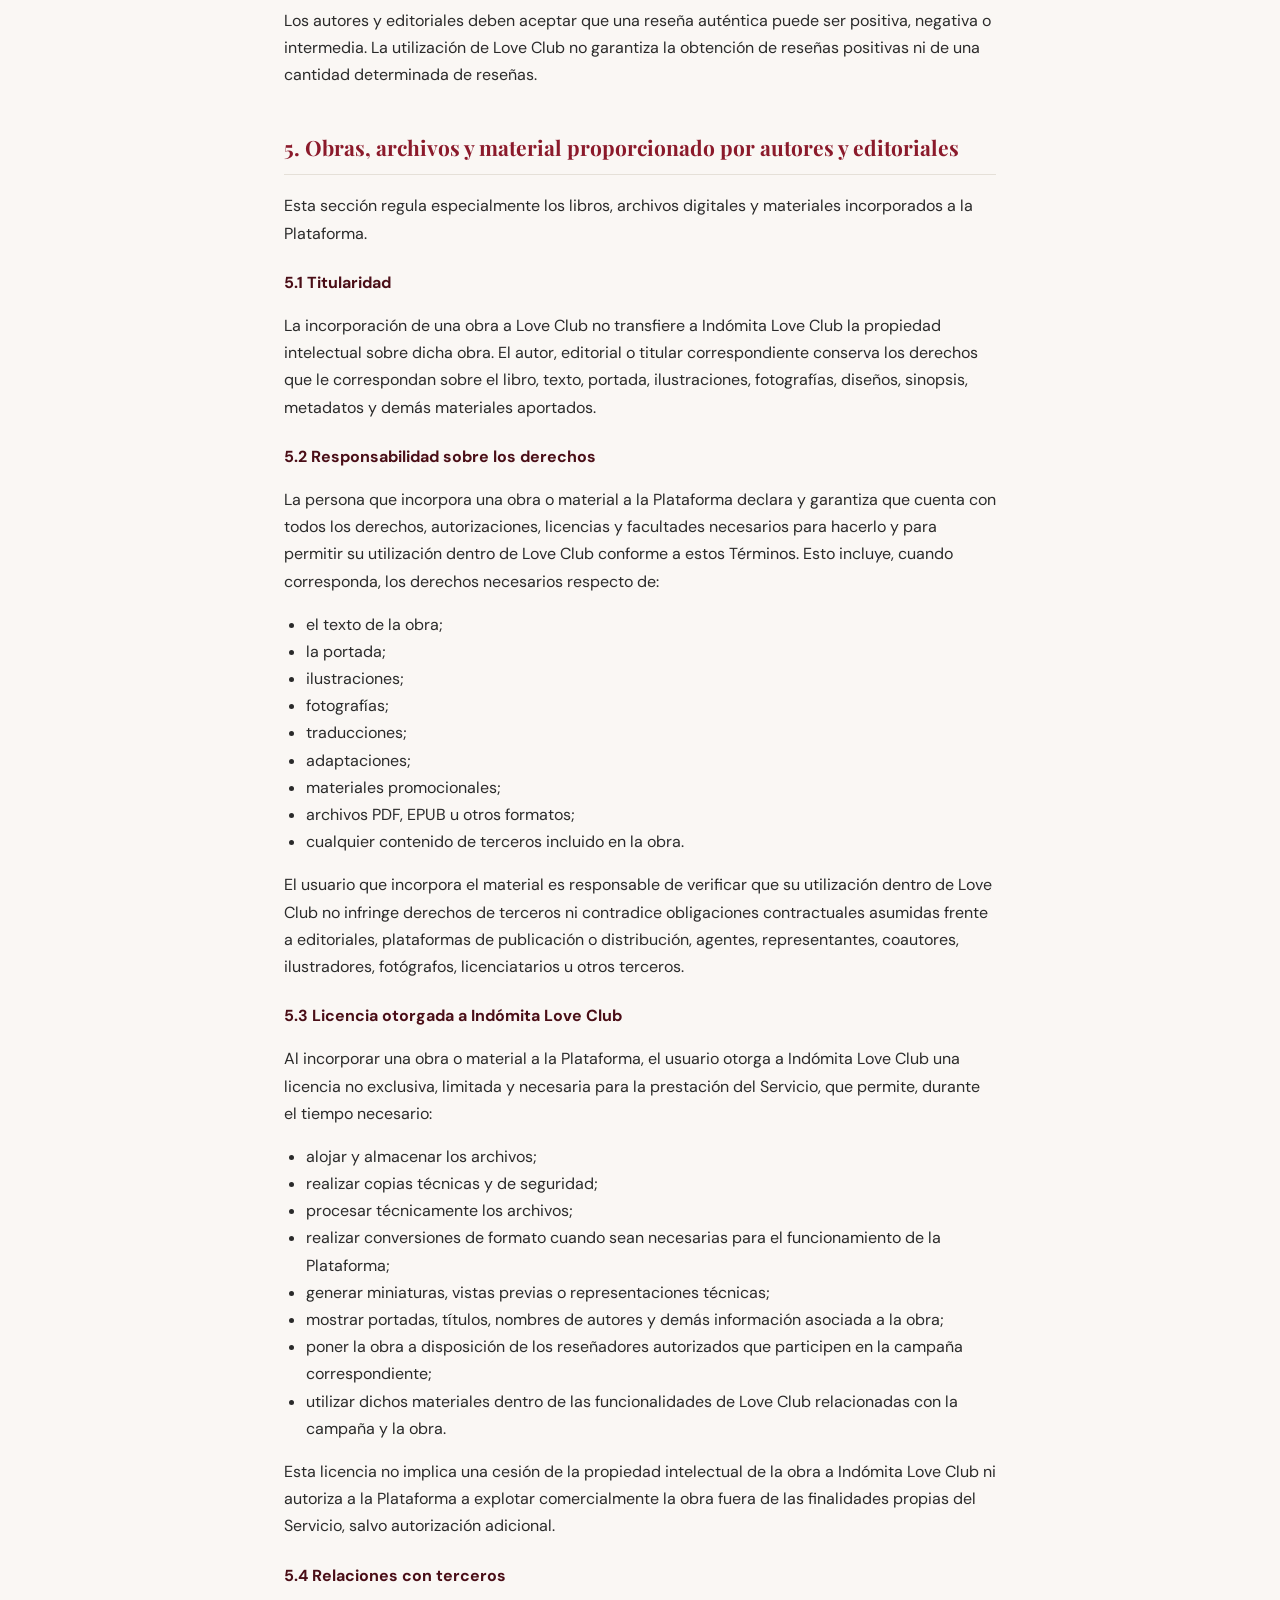
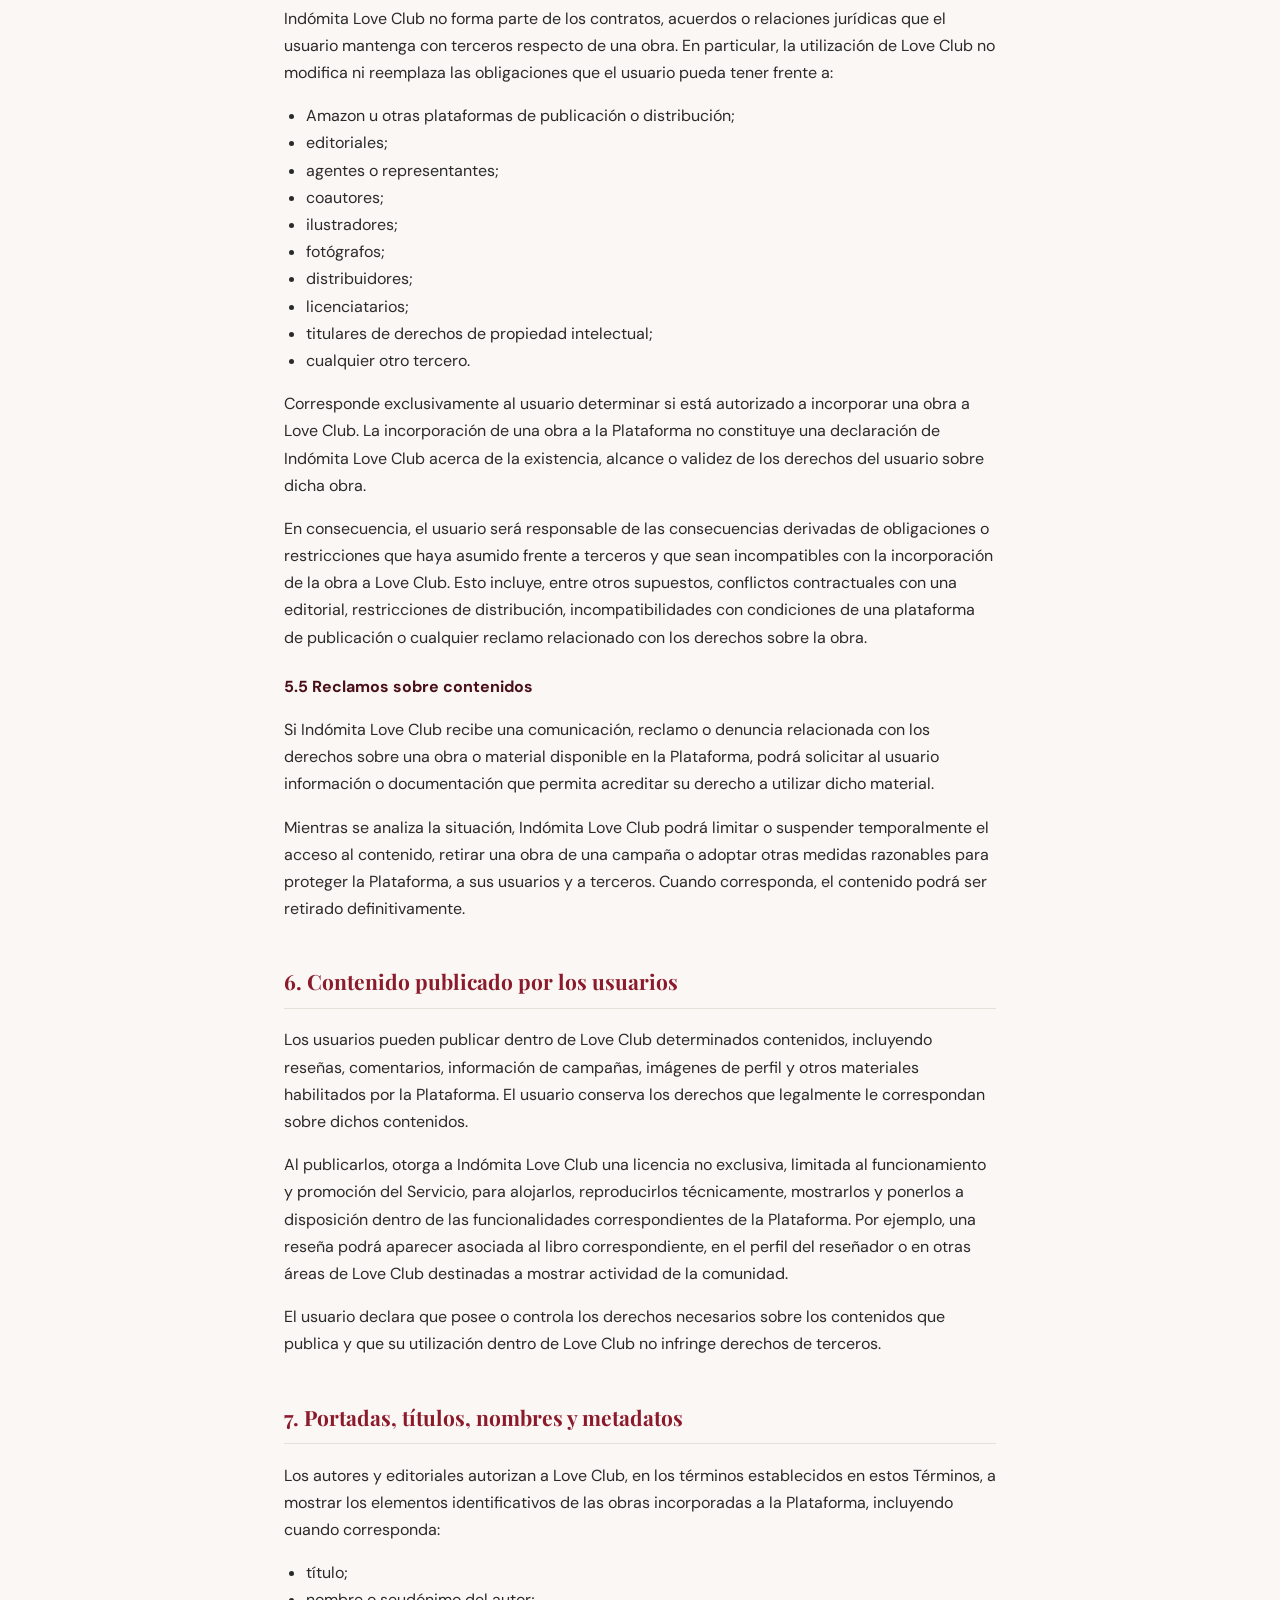
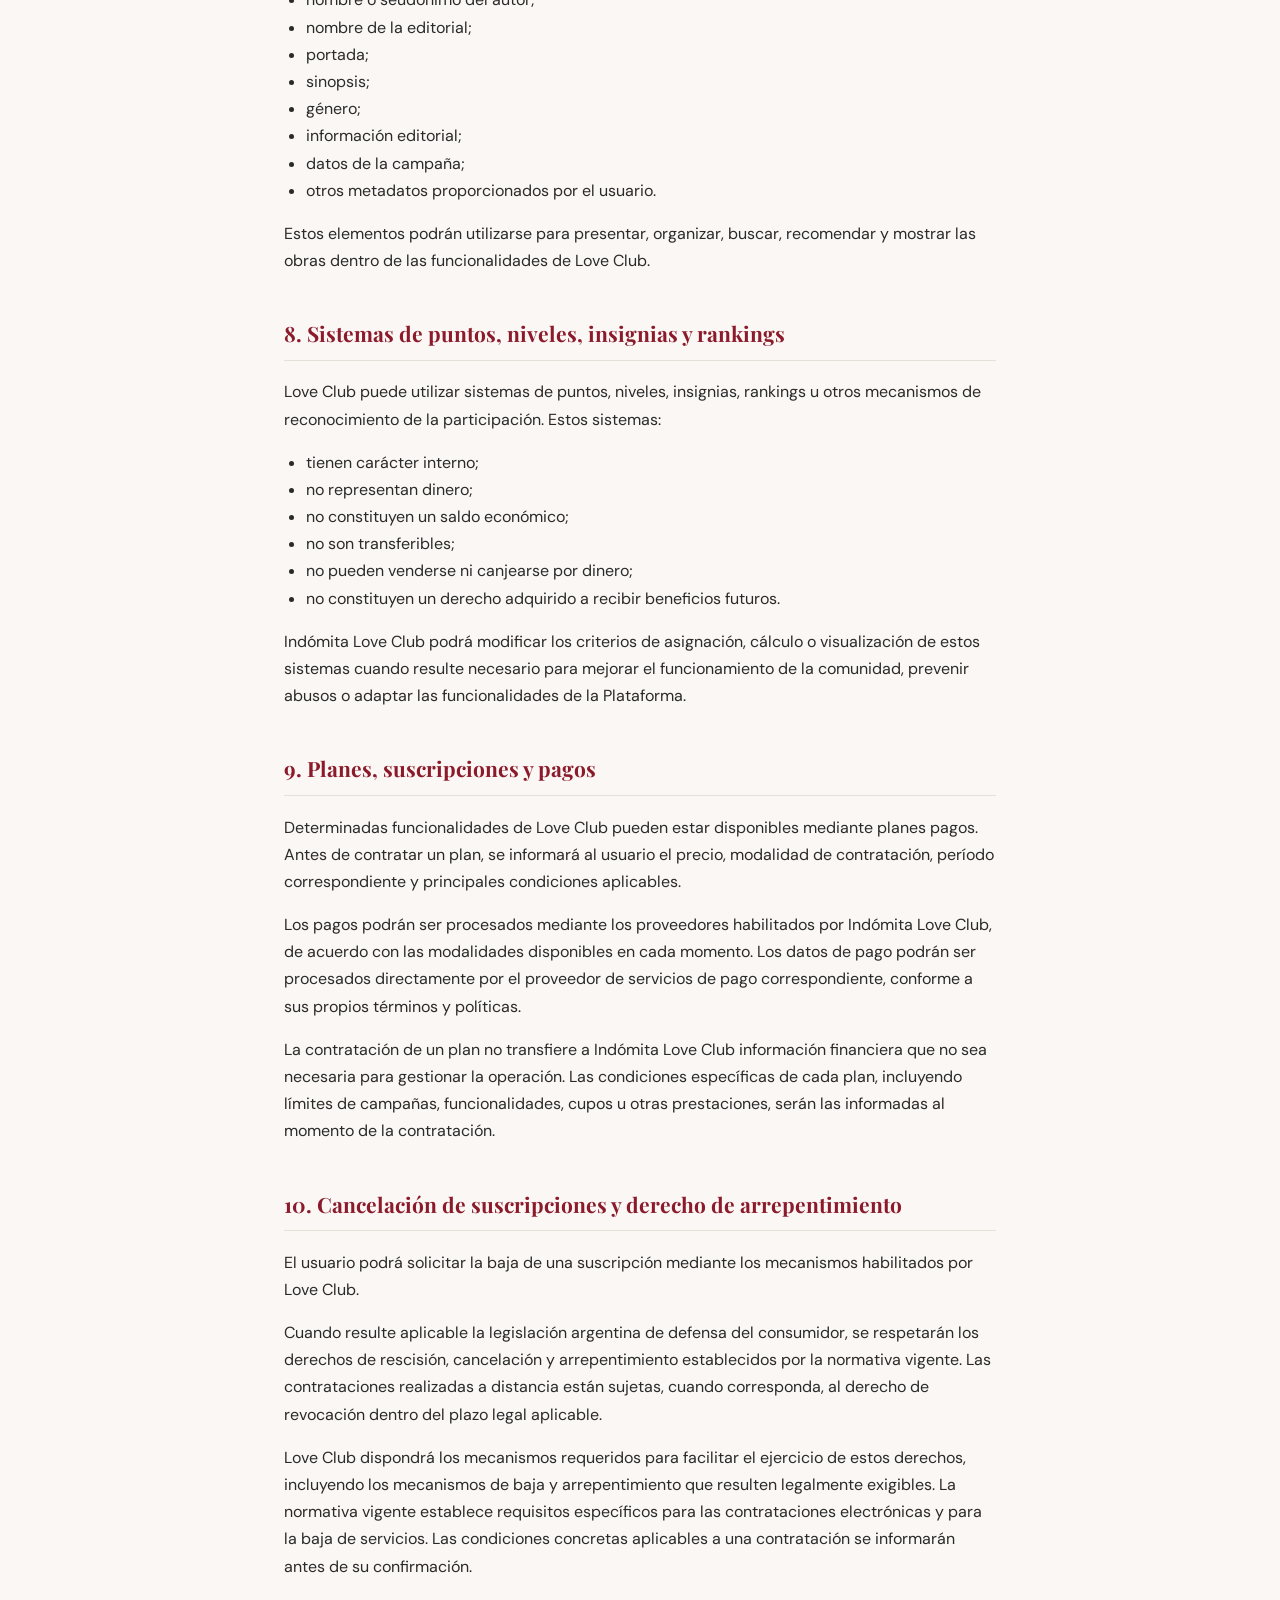
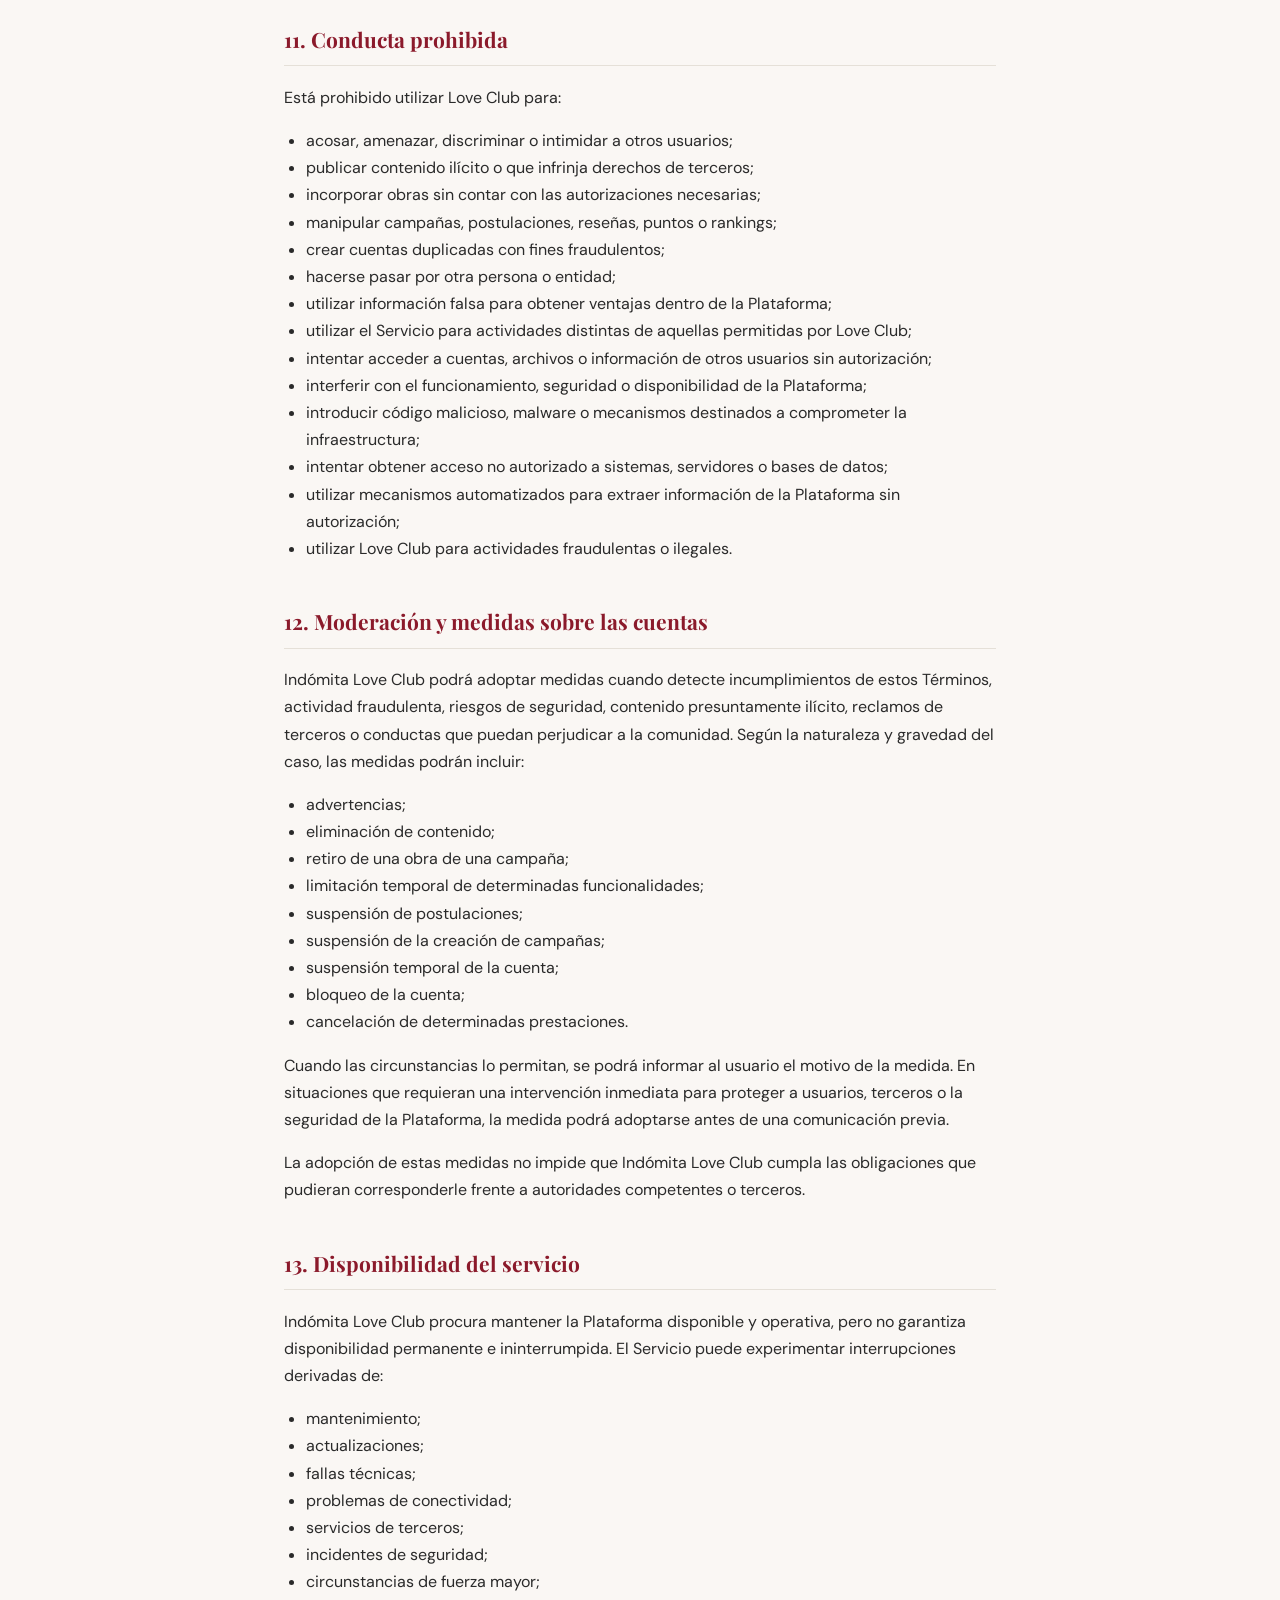
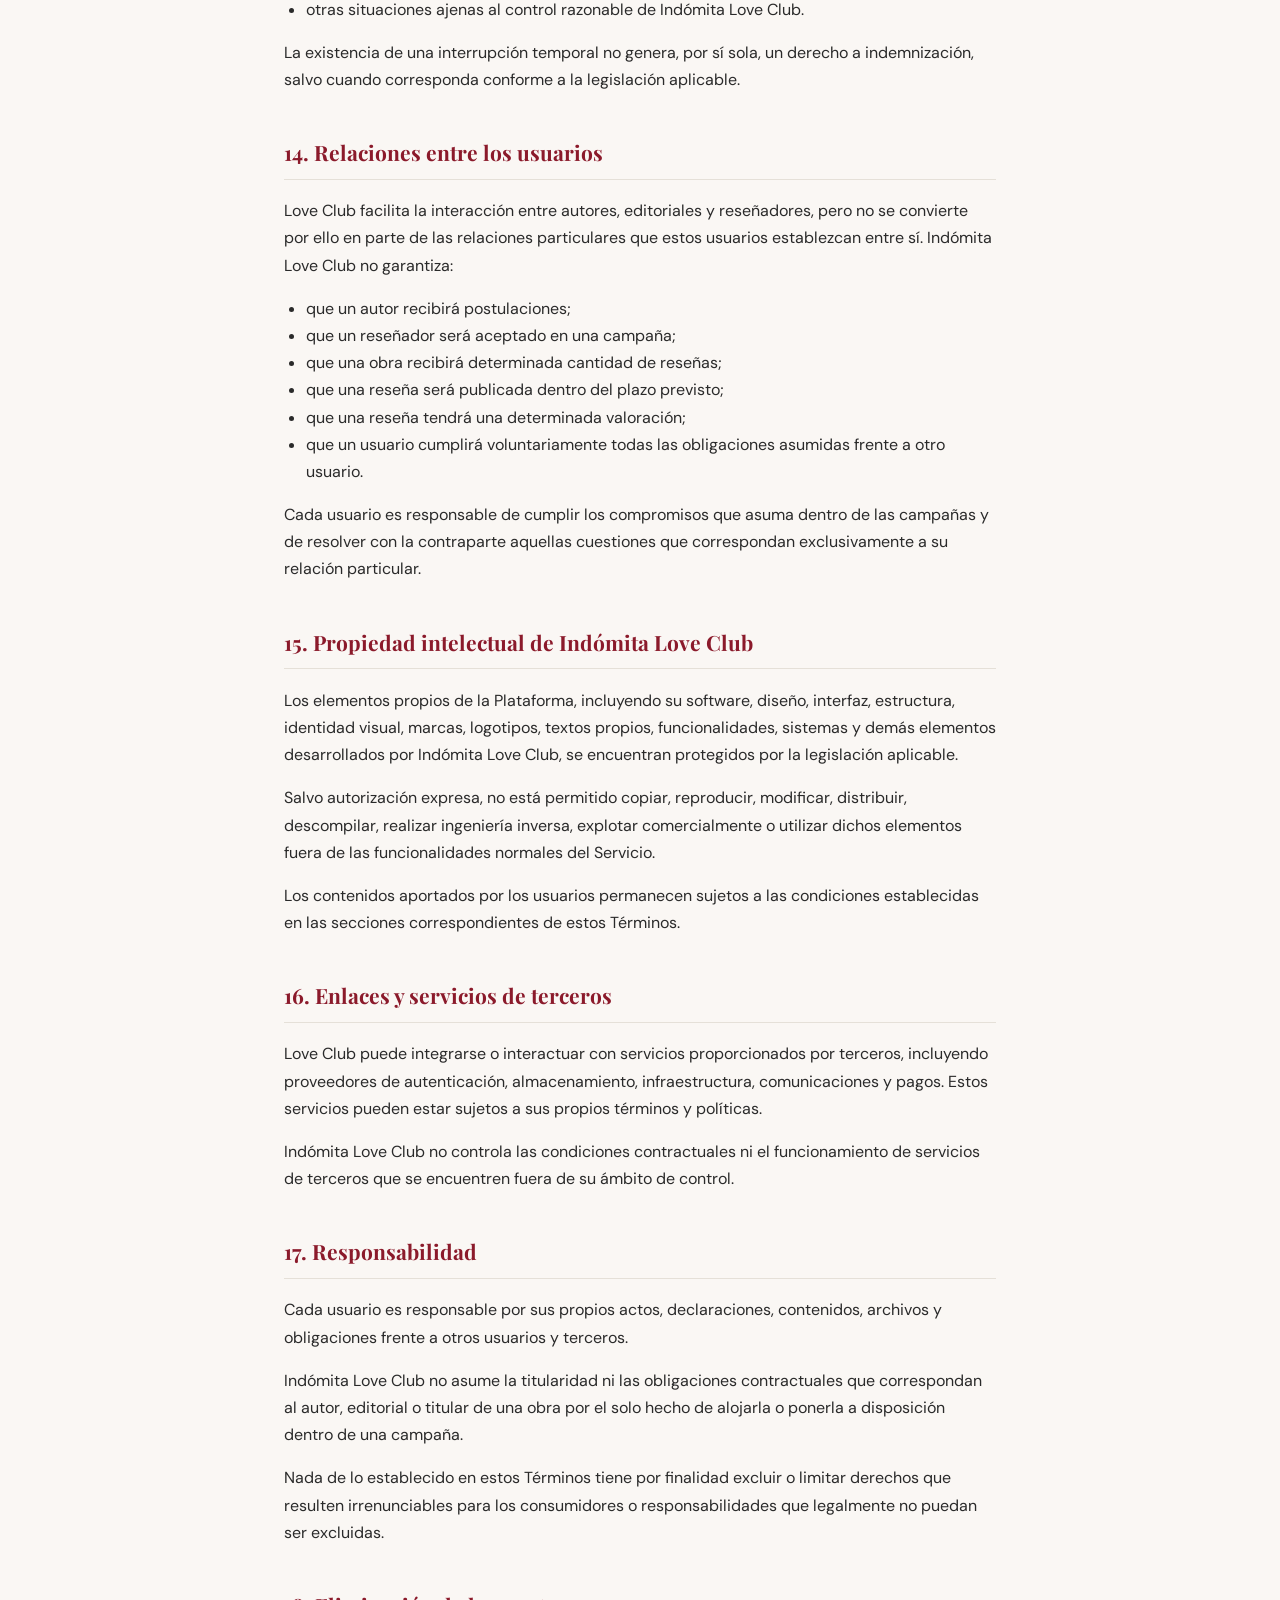
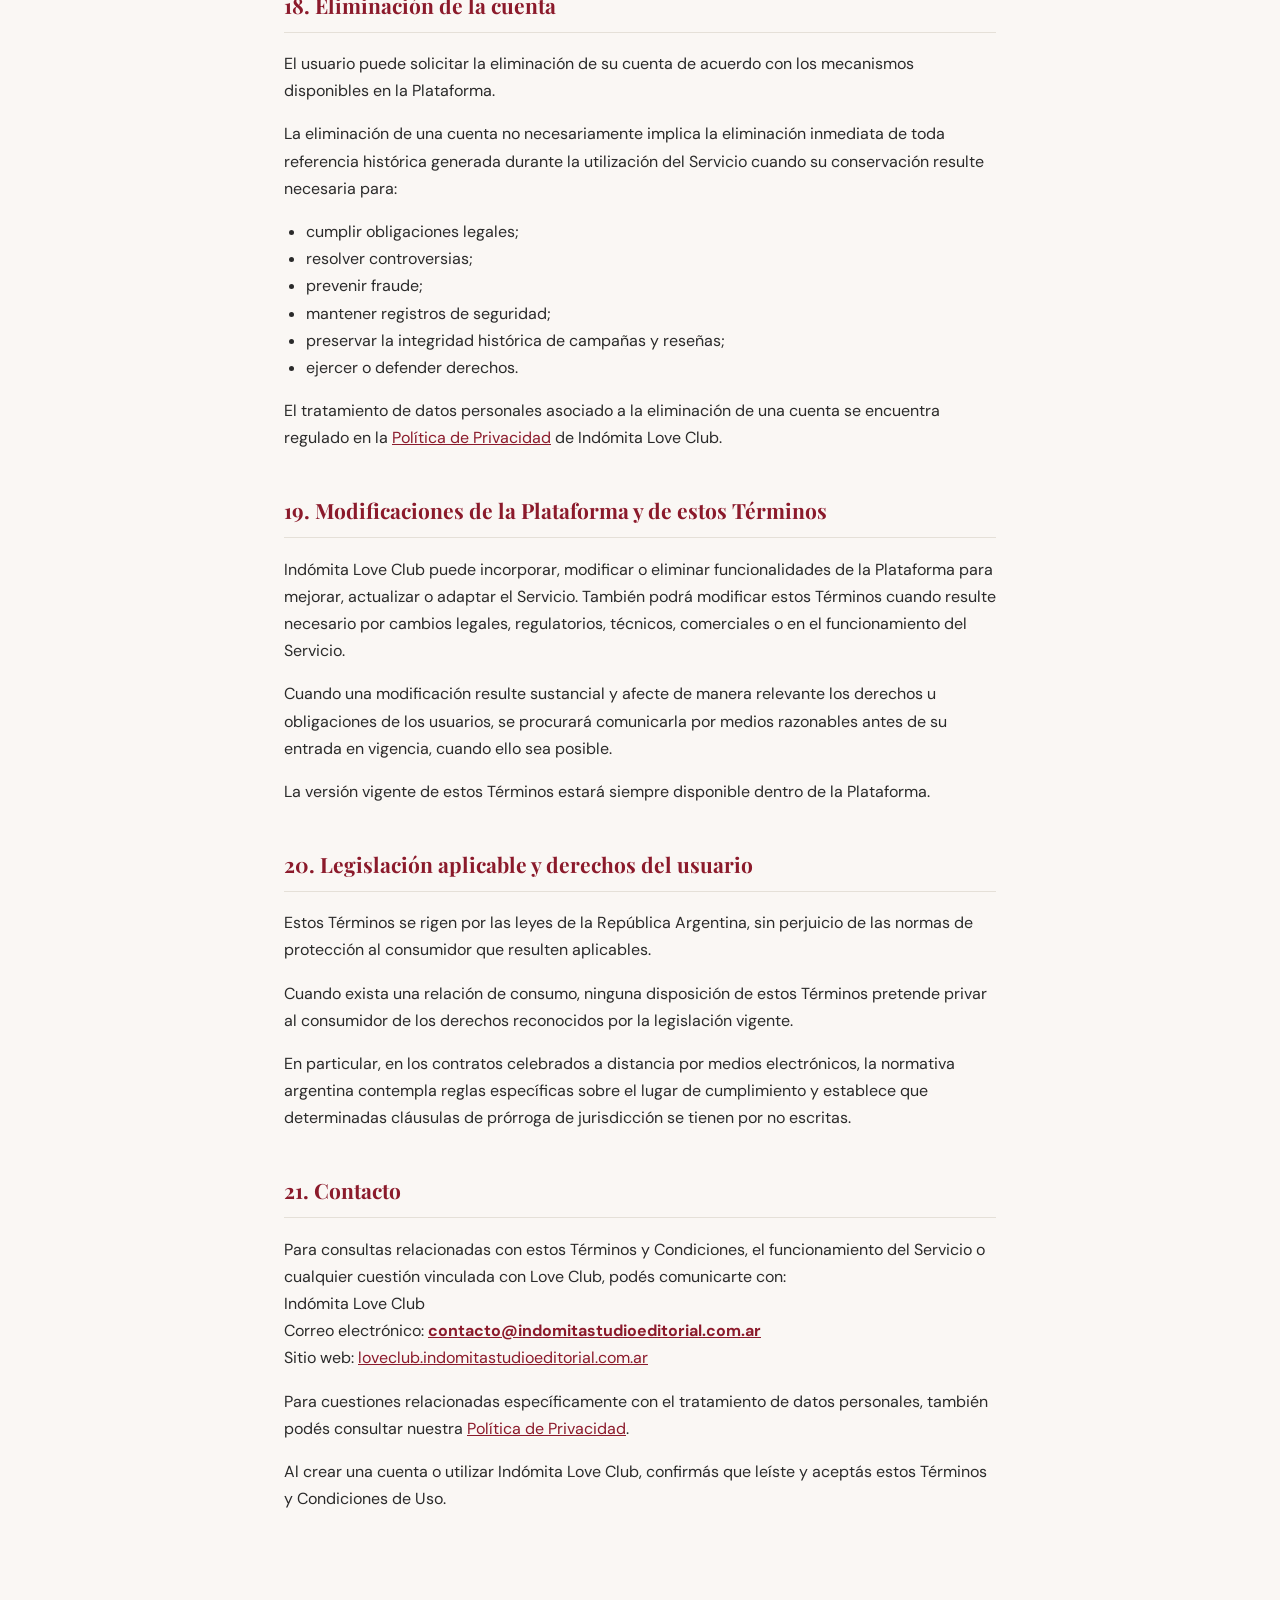
<file: terminos.html>
<!DOCTYPE html>
<html lang="es">
<head>
  <!-- Google tag (gtag.js) -->
  <script async src="https://www.googletagmanager.com/gtag/js?id=G-X3ENQWGZ0L"></script>
  <script>
    window.dataLayer = window.dataLayer || [];
    function gtag(){dataLayer.push(arguments);}
    gtag('js', new Date());
    gtag('config', 'G-X3ENQWGZ0L');
  </script>

<meta charset="UTF-8">
<meta name="viewport" content="width=device-width, initial-scale=1.0">
<title>Términos y Condiciones de Uso — Indómita Love Club</title>
<link rel="preconnect" href="https://fonts.googleapis.com">
<link href="https://fonts.googleapis.com/css2?family=Playfair+Display:ital,wght@0,600;0,700;1,600&family=DM+Sans:wght@400;500;700&display=swap" rel="stylesheet">
<style>
  :root {
    --bordo: #8B1A2B;
    --bordo-oscuro: #4A0E17;
    --crema-suave: #FAF7F4;
    --gris-texto: #2A2A2A;
    --gris-medio: #666666;
    --gris-borde: #E5E0D8;
    --fuente-titulo: 'Playfair Display', Georgia, serif;
    --fuente-texto: 'DM Sans', 'Lato', sans-serif;
  }
  * { box-sizing: border-box; }
  body {
    margin: 0;
    background: var(--crema-suave);
    color: var(--gris-texto);
    font-family: var(--fuente-texto);
    line-height: 1.7;
  }
  .contenedor { max-width: 760px; margin: 0 auto; padding: 56px 24px 90px; }
  .volver {
    display: inline-flex; align-items: center; gap: 6px;
    color: var(--bordo); text-decoration: none; font-weight: 500; font-size: 14px;
    margin-bottom: 28px;
  }
  h1 { font-family: var(--fuente-titulo); font-style: italic; font-size: 34px; color: var(--bordo); margin-bottom: 4px; }
  .actualizado { color: var(--gris-medio); font-size: 14px; margin-bottom: 40px; }
  h2 {
    font-family: var(--fuente-titulo); font-size: 21px; color: var(--bordo);
    margin-top: 42px; border-bottom: 1px solid var(--gris-borde); padding-bottom: 8px;
  }
  h3 { font-size: 16px; color: var(--bordo-oscuro); margin-top: 22px; margin-bottom: 6px; }
  p, li { font-size: 16px; color: var(--gris-texto); }
  ul { padding-left: 22px; }
  strong { color: var(--bordo-oscuro); }
  a { color: var(--bordo); }
</style>
</head>
<body>
<div class="contenedor">

  <a class="volver" href="/">← Volver a Indómita Love Club</a>

  <h1>Términos y Condiciones de Uso</h1>
  <p class="actualizado">Última actualización: septiembre de 2026</p>

  <p>
    Estos Términos y Condiciones de Uso regulan el acceso y utilización de <strong>Indómita Love Club</strong>
    (en adelante, "Indómita Love Club", "Love Club", "la Plataforma" o "el Servicio"), disponible a través de
    <a href="https://loveclub.indomitastudioeditorial.com.ar">loveclub.indomitastudioeditorial.com.ar</a>
    y de la aplicación para Android Indómita Love Club.
  </p>
  <p>
    Al registrarte, acceder o utilizar la Plataforma, declarás haber leído y aceptado estos Términos y
    Condiciones. Si no estás de acuerdo con ellos, debés abstenerte de utilizar el Servicio.
  </p>
  <p>
    Indómita Love Club se reserva el derecho de actualizar estos Términos en los casos y bajo las
    condiciones previstas en este documento.
  </p>

  <h2>1. El servicio</h2>
  <p>Indómita Love Club es una plataforma digital destinada a conectar autores, editoriales y otros titulares o responsables de obras literarias con personas interesadas en participar como reseñadores, mediante campañas de lectura anticipada y reseña (ARC).</p>
  <p>A través de la Plataforma, un autor o editorial puede poner una obra a disposición de determinados reseñadores que hayan sido seleccionados para participar de una campaña, de acuerdo con las condiciones establecidas para dicha campaña.</p>
  <p>Love Club proporciona la infraestructura tecnológica necesaria para facilitar esta interacción, incluyendo herramientas para la creación y gestión de campañas, postulación y selección de participantes, distribución de materiales, seguimiento de entregas, publicación de reseñas y sistemas de participación y reputación.</p>
  <p>Indómita Love Club no es una editorial, agente literario, distribuidora ni representante de los autores o editoriales que utilizan el Servicio, salvo que expresamente se indique lo contrario en una relación contractual independiente.</p>
  <p>La participación en una campaña no implica que Indómita Love Club recomiende, avale, certifique o garantice la calidad, contenido, comercialización o éxito de una obra.</p>

  <h2>2. Registro y cuenta</h2>
  <p>Para utilizar determinadas funciones de la Plataforma es necesario crear una cuenta mediante los mecanismos de autenticación habilitados, actualmente mediante una cuenta de Google.</p>
  <p>La persona usuaria se compromete a proporcionar información verdadera, actualizada y suficiente para el funcionamiento del Servicio. Cada persona podrá mantener una única cuenta, salvo autorización expresa de Indómita Love Club.</p>
  <p>No está permitido crear cuentas adicionales para:</p>
  <ul>
    <li>eludir suspensiones o bloqueos;</li>
    <li>superar límites establecidos por el plan contratado;</li>
    <li>manipular rankings, puntos o sistemas de reputación;</li>
    <li>participar fraudulentamente en campañas;</li>
    <li>obtener ventajas que no correspondan a la cuenta original.</li>
  </ul>
  <p>La persona usuaria es responsable de las actividades realizadas desde su cuenta y debe adoptar medidas razonables para preservar la seguridad de sus credenciales y medios de acceso. Si detectás un acceso no autorizado o cualquier incidente de seguridad relacionado con tu cuenta, deberás comunicarlo a Indómita Love Club.</p>

  <h2>3. Roles dentro de la Plataforma</h2>
  <p>Love Club contempla principalmente dos tipos de participación:</p>
  <p><strong>Autores y editoriales:</strong> personas o entidades que crean campañas y ponen obras o materiales a disposición de reseñadores.</p>
  <p><strong>Reseñadores:</strong> personas que solicitan participar en campañas, reciben acceso a determinadas obras y se comprometen a realizar la actividad de lectura y reseña correspondiente.</p>
  <p>Una misma persona puede utilizar diferentes funciones cuando la Plataforma lo permita, siempre que cumpla las condiciones aplicables a cada una.</p>

  <h2>4. Campañas de lectura y reseña</h2>
  <h3>4.1 Creación de campañas</h3>
  <p>Los autores y editoriales pueden crear campañas indicando las condiciones correspondientes, incluyendo, según las funcionalidades disponibles:</p>
  <ul>
    <li>obra ofrecida;</li>
    <li>cantidad de ejemplares o plazas;</li>
    <li>fecha límite;</li>
    <li>requisitos de participación;</li>
    <li>formato de la obra;</li>
    <li>plataforma o plataformas donde deberá publicarse la reseña;</li>
    <li>condiciones particulares de la campaña.</li>
  </ul>
  <p>La creación de una campaña no garantiza que recibirá postulaciones ni que alcanzará un determinado número de participantes.</p>
  <p>Indómita Love Club podrá rechazar, limitar, modificar o retirar una campaña cuando existan motivos relacionados con el cumplimiento de estos Términos, la seguridad de la Plataforma, derechos de terceros, información incorrecta, contenido no autorizado o cualquier otra circunstancia que pueda afectar el funcionamiento del Servicio.</p>

  <h3>4.2 Participación de reseñadores</h3>
  <p>La postulación a una campaña no garantiza la aceptación. Cuando un reseñador sea aceptado, deberá cumplir las condiciones indicadas en la campaña y realizar la actividad comprometida dentro del plazo correspondiente.</p>
  <p>La recepción de una obra para lectura implica un compromiso de participación. El incumplimiento reiterado podrá afectar la posibilidad de participar en futuras campañas y dar lugar a medidas sobre la cuenta.</p>

  <h3>4.3 Naturaleza de las reseñas</h3>
  <p>Las reseñas deben representar una opinión auténtica e independiente del reseñador. No está permitido:</p>
  <ul>
    <li>publicar reseñas falsas;</li>
    <li>copiar total o sustancialmente una reseña ajena;</li>
    <li>utilizar cuentas falsas para generar reseñas;</li>
    <li>acordar intercambios artificiales de reseñas;</li>
    <li>exigir una valoración positiva;</li>
    <li>condicionar la entrega de una obra a una determinada puntuación;</li>
    <li>ofrecer beneficios a cambio de una valoración favorable;</li>
    <li>manipular artificialmente sistemas de puntuación o reputación.</li>
  </ul>
  <p>Los autores y editoriales deben aceptar que una reseña auténtica puede ser positiva, negativa o intermedia. La utilización de Love Club no garantiza la obtención de reseñas positivas ni de una cantidad determinada de reseñas.</p>

  <h2>5. Obras, archivos y material proporcionado por autores y editoriales</h2>
  <p>Esta sección regula especialmente los libros, archivos digitales y materiales incorporados a la Plataforma.</p>

  <h3>5.1 Titularidad</h3>
  <p>La incorporación de una obra a Love Club no transfiere a Indómita Love Club la propiedad intelectual sobre dicha obra. El autor, editorial o titular correspondiente conserva los derechos que le correspondan sobre el libro, texto, portada, ilustraciones, fotografías, diseños, sinopsis, metadatos y demás materiales aportados.</p>

  <h3>5.2 Responsabilidad sobre los derechos</h3>
  <p>La persona que incorpora una obra o material a la Plataforma declara y garantiza que cuenta con todos los derechos, autorizaciones, licencias y facultades necesarios para hacerlo y para permitir su utilización dentro de Love Club conforme a estos Términos. Esto incluye, cuando corresponda, los derechos necesarios respecto de:</p>
  <ul>
    <li>el texto de la obra;</li>
    <li>la portada;</li>
    <li>ilustraciones;</li>
    <li>fotografías;</li>
    <li>traducciones;</li>
    <li>adaptaciones;</li>
    <li>materiales promocionales;</li>
    <li>archivos PDF, EPUB u otros formatos;</li>
    <li>cualquier contenido de terceros incluido en la obra.</li>
  </ul>
  <p>El usuario que incorpora el material es responsable de verificar que su utilización dentro de Love Club no infringe derechos de terceros ni contradice obligaciones contractuales asumidas frente a editoriales, plataformas de publicación o distribución, agentes, representantes, coautores, ilustradores, fotógrafos, licenciatarios u otros terceros.</p>

  <h3>5.3 Licencia otorgada a Indómita Love Club</h3>
  <p>Al incorporar una obra o material a la Plataforma, el usuario otorga a Indómita Love Club una licencia no exclusiva, limitada y necesaria para la prestación del Servicio, que permite, durante el tiempo necesario:</p>
  <ul>
    <li>alojar y almacenar los archivos;</li>
    <li>realizar copias técnicas y de seguridad;</li>
    <li>procesar técnicamente los archivos;</li>
    <li>realizar conversiones de formato cuando sean necesarias para el funcionamiento de la Plataforma;</li>
    <li>generar miniaturas, vistas previas o representaciones técnicas;</li>
    <li>mostrar portadas, títulos, nombres de autores y demás información asociada a la obra;</li>
    <li>poner la obra a disposición de los reseñadores autorizados que participen en la campaña correspondiente;</li>
    <li>utilizar dichos materiales dentro de las funcionalidades de Love Club relacionadas con la campaña y la obra.</li>
  </ul>
  <p>Esta licencia no implica una cesión de la propiedad intelectual de la obra a Indómita Love Club ni autoriza a la Plataforma a explotar comercialmente la obra fuera de las finalidades propias del Servicio, salvo autorización adicional.</p>

  <h3>5.4 Relaciones con terceros</h3>
  <p>Indómita Love Club no forma parte de los contratos, acuerdos o relaciones jurídicas que el usuario mantenga con terceros respecto de una obra. En particular, la utilización de Love Club no modifica ni reemplaza las obligaciones que el usuario pueda tener frente a:</p>
  <ul>
    <li>Amazon u otras plataformas de publicación o distribución;</li>
    <li>editoriales;</li>
    <li>agentes o representantes;</li>
    <li>coautores;</li>
    <li>ilustradores;</li>
    <li>fotógrafos;</li>
    <li>distribuidores;</li>
    <li>licenciatarios;</li>
    <li>titulares de derechos de propiedad intelectual;</li>
    <li>cualquier otro tercero.</li>
  </ul>
  <p>Corresponde exclusivamente al usuario determinar si está autorizado a incorporar una obra a Love Club. La incorporación de una obra a la Plataforma no constituye una declaración de Indómita Love Club acerca de la existencia, alcance o validez de los derechos del usuario sobre dicha obra.</p>
  <p>En consecuencia, el usuario será responsable de las consecuencias derivadas de obligaciones o restricciones que haya asumido frente a terceros y que sean incompatibles con la incorporación de la obra a Love Club. Esto incluye, entre otros supuestos, conflictos contractuales con una editorial, restricciones de distribución, incompatibilidades con condiciones de una plataforma de publicación o cualquier reclamo relacionado con los derechos sobre la obra.</p>

  <h3>5.5 Reclamos sobre contenidos</h3>
  <p>Si Indómita Love Club recibe una comunicación, reclamo o denuncia relacionada con los derechos sobre una obra o material disponible en la Plataforma, podrá solicitar al usuario información o documentación que permita acreditar su derecho a utilizar dicho material.</p>
  <p>Mientras se analiza la situación, Indómita Love Club podrá limitar o suspender temporalmente el acceso al contenido, retirar una obra de una campaña o adoptar otras medidas razonables para proteger la Plataforma, a sus usuarios y a terceros. Cuando corresponda, el contenido podrá ser retirado definitivamente.</p>

  <h2>6. Contenido publicado por los usuarios</h2>
  <p>Los usuarios pueden publicar dentro de Love Club determinados contenidos, incluyendo reseñas, comentarios, información de campañas, imágenes de perfil y otros materiales habilitados por la Plataforma. El usuario conserva los derechos que legalmente le correspondan sobre dichos contenidos.</p>
  <p>Al publicarlos, otorga a Indómita Love Club una licencia no exclusiva, limitada al funcionamiento y promoción del Servicio, para alojarlos, reproducirlos técnicamente, mostrarlos y ponerlos a disposición dentro de las funcionalidades correspondientes de la Plataforma. Por ejemplo, una reseña podrá aparecer asociada al libro correspondiente, en el perfil del reseñador o en otras áreas de Love Club destinadas a mostrar actividad de la comunidad.</p>
  <p>El usuario declara que posee o controla los derechos necesarios sobre los contenidos que publica y que su utilización dentro de Love Club no infringe derechos de terceros.</p>

  <h2>7. Portadas, títulos, nombres y metadatos</h2>
  <p>Los autores y editoriales autorizan a Love Club, en los términos establecidos en estos Términos, a mostrar los elementos identificativos de las obras incorporadas a la Plataforma, incluyendo cuando corresponda:</p>
  <ul>
    <li>título;</li>
    <li>nombre o seudónimo del autor;</li>
    <li>nombre de la editorial;</li>
    <li>portada;</li>
    <li>sinopsis;</li>
    <li>género;</li>
    <li>información editorial;</li>
    <li>datos de la campaña;</li>
    <li>otros metadatos proporcionados por el usuario.</li>
  </ul>
  <p>Estos elementos podrán utilizarse para presentar, organizar, buscar, recomendar y mostrar las obras dentro de las funcionalidades de Love Club.</p>

  <h2>8. Sistemas de puntos, niveles, insignias y rankings</h2>
  <p>Love Club puede utilizar sistemas de puntos, niveles, insignias, rankings u otros mecanismos de reconocimiento de la participación. Estos sistemas:</p>
  <ul>
    <li>tienen carácter interno;</li>
    <li>no representan dinero;</li>
    <li>no constituyen un saldo económico;</li>
    <li>no son transferibles;</li>
    <li>no pueden venderse ni canjearse por dinero;</li>
    <li>no constituyen un derecho adquirido a recibir beneficios futuros.</li>
  </ul>
  <p>Indómita Love Club podrá modificar los criterios de asignación, cálculo o visualización de estos sistemas cuando resulte necesario para mejorar el funcionamiento de la comunidad, prevenir abusos o adaptar las funcionalidades de la Plataforma.</p>

  <h2>9. Planes, suscripciones y pagos</h2>
  <p>Determinadas funcionalidades de Love Club pueden estar disponibles mediante planes pagos. Antes de contratar un plan, se informará al usuario el precio, modalidad de contratación, período correspondiente y principales condiciones aplicables.</p>
  <p>Los pagos podrán ser procesados mediante los proveedores habilitados por Indómita Love Club, de acuerdo con las modalidades disponibles en cada momento. Los datos de pago podrán ser procesados directamente por el proveedor de servicios de pago correspondiente, conforme a sus propios términos y políticas.</p>
  <p>La contratación de un plan no transfiere a Indómita Love Club información financiera que no sea necesaria para gestionar la operación. Las condiciones específicas de cada plan, incluyendo límites de campañas, funcionalidades, cupos u otras prestaciones, serán las informadas al momento de la contratación.</p>

  <h2>10. Cancelación de suscripciones y derecho de arrepentimiento</h2>
  <p>El usuario podrá solicitar la baja de una suscripción mediante los mecanismos habilitados por Love Club.</p>
  <p>Cuando resulte aplicable la legislación argentina de defensa del consumidor, se respetarán los derechos de rescisión, cancelación y arrepentimiento establecidos por la normativa vigente. Las contrataciones realizadas a distancia están sujetas, cuando corresponda, al derecho de revocación dentro del plazo legal aplicable.</p>
  <p>Love Club dispondrá los mecanismos requeridos para facilitar el ejercicio de estos derechos, incluyendo los mecanismos de baja y arrepentimiento que resulten legalmente exigibles. La normativa vigente establece requisitos específicos para las contrataciones electrónicas y para la baja de servicios. Las condiciones concretas aplicables a una contratación se informarán antes de su confirmación.</p>

  <h2>11. Conducta prohibida</h2>
  <p>Está prohibido utilizar Love Club para:</p>
  <ul>
    <li>acosar, amenazar, discriminar o intimidar a otros usuarios;</li>
    <li>publicar contenido ilícito o que infrinja derechos de terceros;</li>
    <li>incorporar obras sin contar con las autorizaciones necesarias;</li>
    <li>manipular campañas, postulaciones, reseñas, puntos o rankings;</li>
    <li>crear cuentas duplicadas con fines fraudulentos;</li>
    <li>hacerse pasar por otra persona o entidad;</li>
    <li>utilizar información falsa para obtener ventajas dentro de la Plataforma;</li>
    <li>utilizar el Servicio para actividades distintas de aquellas permitidas por Love Club;</li>
    <li>intentar acceder a cuentas, archivos o información de otros usuarios sin autorización;</li>
    <li>interferir con el funcionamiento, seguridad o disponibilidad de la Plataforma;</li>
    <li>introducir código malicioso, malware o mecanismos destinados a comprometer la infraestructura;</li>
    <li>intentar obtener acceso no autorizado a sistemas, servidores o bases de datos;</li>
    <li>utilizar mecanismos automatizados para extraer información de la Plataforma sin autorización;</li>
    <li>utilizar Love Club para actividades fraudulentas o ilegales.</li>
  </ul>

  <h2>12. Moderación y medidas sobre las cuentas</h2>
  <p>Indómita Love Club podrá adoptar medidas cuando detecte incumplimientos de estos Términos, actividad fraudulenta, riesgos de seguridad, contenido presuntamente ilícito, reclamos de terceros o conductas que puedan perjudicar a la comunidad. Según la naturaleza y gravedad del caso, las medidas podrán incluir:</p>
  <ul>
    <li>advertencias;</li>
    <li>eliminación de contenido;</li>
    <li>retiro de una obra de una campaña;</li>
    <li>limitación temporal de determinadas funcionalidades;</li>
    <li>suspensión de postulaciones;</li>
    <li>suspensión de la creación de campañas;</li>
    <li>suspensión temporal de la cuenta;</li>
    <li>bloqueo de la cuenta;</li>
    <li>cancelación de determinadas prestaciones.</li>
  </ul>
  <p>Cuando las circunstancias lo permitan, se podrá informar al usuario el motivo de la medida. En situaciones que requieran una intervención inmediata para proteger a usuarios, terceros o la seguridad de la Plataforma, la medida podrá adoptarse antes de una comunicación previa.</p>
  <p>La adopción de estas medidas no impide que Indómita Love Club cumpla las obligaciones que pudieran corresponderle frente a autoridades competentes o terceros.</p>

  <h2>13. Disponibilidad del servicio</h2>
  <p>Indómita Love Club procura mantener la Plataforma disponible y operativa, pero no garantiza disponibilidad permanente e ininterrumpida. El Servicio puede experimentar interrupciones derivadas de:</p>
  <ul>
    <li>mantenimiento;</li>
    <li>actualizaciones;</li>
    <li>fallas técnicas;</li>
    <li>problemas de conectividad;</li>
    <li>servicios de terceros;</li>
    <li>incidentes de seguridad;</li>
    <li>circunstancias de fuerza mayor;</li>
    <li>otras situaciones ajenas al control razonable de Indómita Love Club.</li>
  </ul>
  <p>La existencia de una interrupción temporal no genera, por sí sola, un derecho a indemnización, salvo cuando corresponda conforme a la legislación aplicable.</p>

  <h2>14. Relaciones entre los usuarios</h2>
  <p>Love Club facilita la interacción entre autores, editoriales y reseñadores, pero no se convierte por ello en parte de las relaciones particulares que estos usuarios establezcan entre sí. Indómita Love Club no garantiza:</p>
  <ul>
    <li>que un autor recibirá postulaciones;</li>
    <li>que un reseñador será aceptado en una campaña;</li>
    <li>que una obra recibirá determinada cantidad de reseñas;</li>
    <li>que una reseña será publicada dentro del plazo previsto;</li>
    <li>que una reseña tendrá una determinada valoración;</li>
    <li>que un usuario cumplirá voluntariamente todas las obligaciones asumidas frente a otro usuario.</li>
  </ul>
  <p>Cada usuario es responsable de cumplir los compromisos que asuma dentro de las campañas y de resolver con la contraparte aquellas cuestiones que correspondan exclusivamente a su relación particular.</p>

  <h2>15. Propiedad intelectual de Indómita Love Club</h2>
  <p>Los elementos propios de la Plataforma, incluyendo su software, diseño, interfaz, estructura, identidad visual, marcas, logotipos, textos propios, funcionalidades, sistemas y demás elementos desarrollados por Indómita Love Club, se encuentran protegidos por la legislación aplicable.</p>
  <p>Salvo autorización expresa, no está permitido copiar, reproducir, modificar, distribuir, descompilar, realizar ingeniería inversa, explotar comercialmente o utilizar dichos elementos fuera de las funcionalidades normales del Servicio.</p>
  <p>Los contenidos aportados por los usuarios permanecen sujetos a las condiciones establecidas en las secciones correspondientes de estos Términos.</p>

  <h2>16. Enlaces y servicios de terceros</h2>
  <p>Love Club puede integrarse o interactuar con servicios proporcionados por terceros, incluyendo proveedores de autenticación, almacenamiento, infraestructura, comunicaciones y pagos. Estos servicios pueden estar sujetos a sus propios términos y políticas.</p>
  <p>Indómita Love Club no controla las condiciones contractuales ni el funcionamiento de servicios de terceros que se encuentren fuera de su ámbito de control.</p>

  <h2>17. Responsabilidad</h2>
  <p>Cada usuario es responsable por sus propios actos, declaraciones, contenidos, archivos y obligaciones frente a otros usuarios y terceros.</p>
  <p>Indómita Love Club no asume la titularidad ni las obligaciones contractuales que correspondan al autor, editorial o titular de una obra por el solo hecho de alojarla o ponerla a disposición dentro de una campaña.</p>
  <p>Nada de lo establecido en estos Términos tiene por finalidad excluir o limitar derechos que resulten irrenunciables para los consumidores o responsabilidades que legalmente no puedan ser excluidas.</p>

  <h2>18. Eliminación de la cuenta</h2>
  <p>El usuario puede solicitar la eliminación de su cuenta de acuerdo con los mecanismos disponibles en la Plataforma.</p>
  <p>La eliminación de una cuenta no necesariamente implica la eliminación inmediata de toda referencia histórica generada durante la utilización del Servicio cuando su conservación resulte necesaria para:</p>
  <ul>
    <li>cumplir obligaciones legales;</li>
    <li>resolver controversias;</li>
    <li>prevenir fraude;</li>
    <li>mantener registros de seguridad;</li>
    <li>preservar la integridad histórica de campañas y reseñas;</li>
    <li>ejercer o defender derechos.</li>
  </ul>
  <p>El tratamiento de datos personales asociado a la eliminación de una cuenta se encuentra regulado en la <a href="/privacidad">Política de Privacidad</a> de Indómita Love Club.</p>

  <h2>19. Modificaciones de la Plataforma y de estos Términos</h2>
  <p>Indómita Love Club puede incorporar, modificar o eliminar funcionalidades de la Plataforma para mejorar, actualizar o adaptar el Servicio. También podrá modificar estos Términos cuando resulte necesario por cambios legales, regulatorios, técnicos, comerciales o en el funcionamiento del Servicio.</p>
  <p>Cuando una modificación resulte sustancial y afecte de manera relevante los derechos u obligaciones de los usuarios, se procurará comunicarla por medios razonables antes de su entrada en vigencia, cuando ello sea posible.</p>
  <p>La versión vigente de estos Términos estará siempre disponible dentro de la Plataforma.</p>

  <h2>20. Legislación aplicable y derechos del usuario</h2>
  <p>Estos Términos se rigen por las leyes de la República Argentina, sin perjuicio de las normas de protección al consumidor que resulten aplicables.</p>
  <p>Cuando exista una relación de consumo, ninguna disposición de estos Términos pretende privar al consumidor de los derechos reconocidos por la legislación vigente.</p>
  <p>En particular, en los contratos celebrados a distancia por medios electrónicos, la normativa argentina contempla reglas específicas sobre el lugar de cumplimiento y establece que determinadas cláusulas de prórroga de jurisdicción se tienen por no escritas.</p>

  <h2>21. Contacto</h2>
  <p>
    Para consultas relacionadas con estos Términos y Condiciones, el funcionamiento del Servicio o
    cualquier cuestión vinculada con Love Club, podés comunicarte con:<br>
    Indómita Love Club<br>
    Correo electrónico: <strong><a href="mailto:contacto@indomitastudioeditorial.com.ar">contacto@indomitastudioeditorial.com.ar</a></strong><br>
    Sitio web: <a href="https://loveclub.indomitastudioeditorial.com.ar">loveclub.indomitastudioeditorial.com.ar</a>
  </p>
  <p>Para cuestiones relacionadas específicamente con el tratamiento de datos personales, también podés consultar nuestra <a href="/privacidad">Política de Privacidad</a>.</p>
  <p>Al crear una cuenta o utilizar Indómita Love Club, confirmás que leíste y aceptás estos Términos y Condiciones de Uso.</p>

</div>
</body>
</html>
</file>
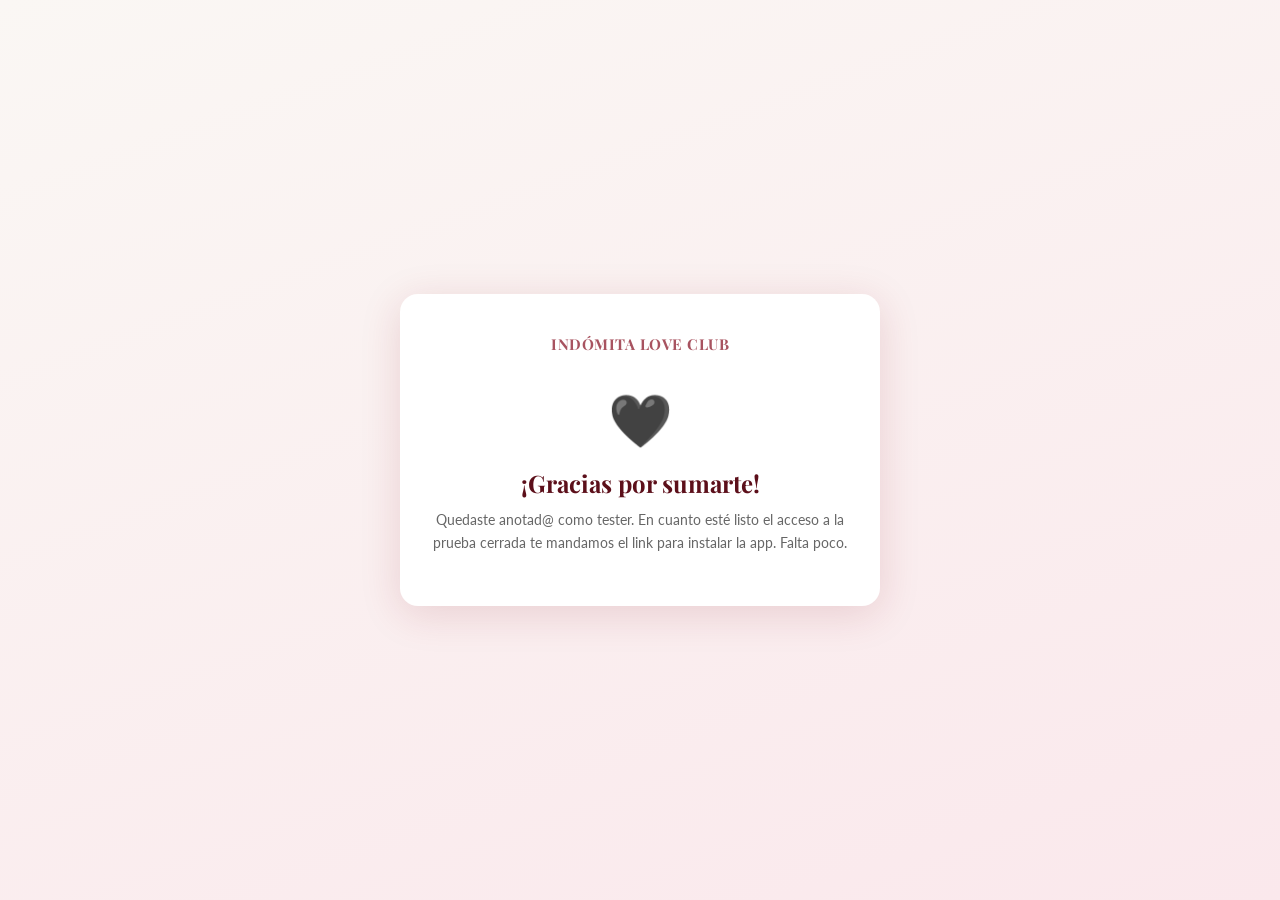
<file: tester-confirmado.html>
<!DOCTYPE html>
<html lang="es">
<head>
  <!-- Google tag (gtag.js) -->
  <script async src="https://www.googletagmanager.com/gtag/js?id=G-X3ENQWGZ0L"></script>
  <script>
    window.dataLayer = window.dataLayer || [];
    function gtag(){dataLayer.push(arguments);}
    gtag('js', new Date());
    gtag('config', 'G-X3ENQWGZ0L');
  </script>

<meta charset="UTF-8" />
<meta name="viewport" content="width=device-width, initial-scale=1.0" />
<title>Confirmación de tester — Indómita Love Club</title>
<link rel="icon" type="image/x-icon" href="/favicon.ico">
<link rel="preconnect" href="https://fonts.googleapis.com" />
<link rel="preconnect" href="https://fonts.gstatic.com" crossorigin />
<link href="https://fonts.googleapis.com/css2?family=Playfair+Display:ital,wght@0,600;0,700;1,400&family=Lato:wght@300;400;600;700&display=swap" rel="stylesheet" />
<style>
  :root {
    --bordo: #8B1A2B;
    --bordo-oscuro: #5C0F1A;
    --bordo-claro: #B03048;
    --rosa: #F2C4CE;
    --rosa-claro: #FAE8EC;
    --crema: #F5ECD7;
    --crema-suave: #FAF7F4;
    --blanco: #FFFFFF;
    --gris-texto: #2A2A2A;
    --gris-medio: #666666;
    --gris-borde: #E5E0D8;
    --fuente-titulo: 'Playfair Display', Georgia, serif;
    --fuente-texto: 'Lato', sans-serif;
    --radio-grande: 18px;
    --sombra-fuerte: 0 8px 40px rgba(139, 26, 43, 0.15);
  }
  * { box-sizing: border-box; margin: 0; padding: 0; }
  body {
    font-family: var(--fuente-texto);
    background: linear-gradient(160deg, var(--crema-suave), var(--rosa-claro));
    color: var(--gris-texto);
    min-height: 100vh;
    display: flex;
    align-items: center;
    justify-content: center;
    padding: 24px;
  }
  .tarjeta {
    background: var(--blanco);
    border-radius: var(--radio-grande);
    box-shadow: var(--sombra-fuerte);
    max-width: 480px;
    width: 100%;
    padding: 40px 32px;
  }
  .logo-texto {
    font-family: var(--fuente-titulo);
    font-weight: 700;
    font-size: 15px;
    color: var(--bordo);
    text-align: center;
    letter-spacing: 0.5px;
    margin-bottom: 22px;
    text-transform: uppercase;
    opacity: 0.75;
  }
  .pantalla-estado { text-align: center; padding: 12px 0; }
  .pantalla-estado .icono { font-size: 52px; margin-bottom: 16px; }
  .pantalla-estado h1 {
    font-family: var(--fuente-titulo);
    font-size: 24px;
    color: var(--bordo-oscuro);
    margin-bottom: 10px;
    line-height: 1.3;
  }
  .pantalla-estado p { color: var(--gris-medio); font-size: 14px; line-height: 1.6; }
</style>
</head>
<body>

<div class="tarjeta">
  <div class="logo-texto">Indómita Love Club</div>

  <div id="vista" class="pantalla-estado">
    <div class="icono">🖤</div>
    <h1 id="titulo">¡Gracias por sumarte!</h1>
    <p id="mensaje">Quedaste anotad@ como tester. En cuanto esté listo el acceso a la prueba cerrada te mandamos el link para instalar la app. Falta poco.</p>
  </div>
</div>

<script>
  const params = new URLSearchParams(window.location.search);
  const estado = params.get('estado');
  const alias = params.get('alias');

  if (estado === 'error') {
    document.querySelector('#vista .icono').textContent = '✨';
    document.getElementById('titulo').textContent = 'Link inválido';
    document.getElementById('mensaje').textContent = 'Este link no es válido o venció. Escribinos si necesitás uno nuevo.';
  } else if (alias) {
    document.getElementById('titulo').textContent = `¡Gracias por sumarte, ${alias}!`;
  }
</script>

</body>
</html>
</file>
